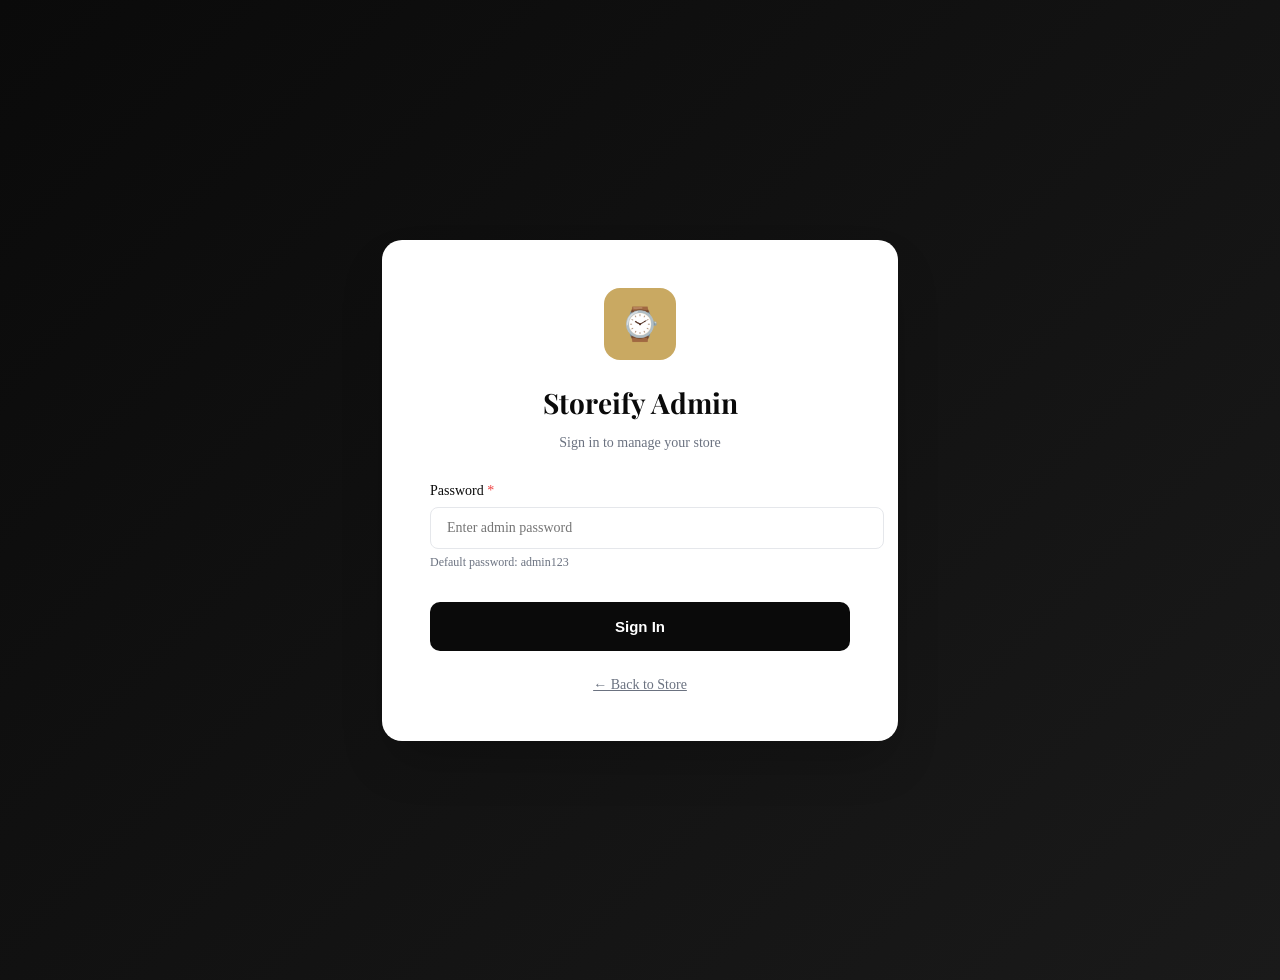
<file: admin/index.html>
<!DOCTYPE html>
<html lang="en">
<head>
    <meta charset="UTF-8">
    <meta name="viewport" content="width=device-width, initial-scale=1.0">
    <title>Admin Login - Storeify Watches</title>
    <meta name="description" content="Admin panel login for Storeify Watches.">
    
    <!-- Fonts -->
    <link rel="preconnect" href="https://fonts.googleapis.com">
    <link rel="preconnect" href="https://fonts.gstatic.com" crossorigin>
    <link href="https://fonts.googleapis.com/css2?family=Inter:wght@300;400;500;600;700&family=Playfair+Display:wght@400;500;600;700&display=swap" rel="stylesheet">
    
    <!-- Styles -->
    <link rel="stylesheet" href="css/admin.css">
    
    <style>
        :root {
            --gold: #d4af37;
            --accent: #e94560;
        }
    </style>
</head>
<body class="admin-login-body">
    <div class="admin-login-card">
        <div class="admin-login-logo">
            <div class="admin-login-logo-icon">⌚</div>
            <h1>Storeify Admin</h1>
            <p>Sign in to manage your store</p>
        </div>
        
        <form class="admin-login-form" id="login-form">
            <div class="admin-form-group">
                <label class="admin-form-label">Password <span>*</span></label>
                <input type="password" 
                       class="admin-form-input" 
                       id="password" 
                       placeholder="Enter admin password"
                       required
                       autocomplete="current-password">
                <p class="admin-form-hint">Default password: admin123</p>
            </div>
            
            <button type="submit" class="admin-login-btn">
                Sign In
            </button>
        </form>
        
        <div style="text-align: center; margin-top: 1.5rem;">
            <a href="../index.html" style="color: #6b7280; font-size: 0.875rem;">← Back to Store</a>
        </div>
    </div>

    <!-- Scripts -->
    <script src="../config/config.js"></script>
    <script>
        // Check if already logged in
        function checkAuth() {
            const session = localStorage.getItem('adminSession');
            if (session) {
                const sessionData = JSON.parse(session);
                if (sessionData.expires > Date.now()) {
                    window.location.href = 'dashboard.html';
                } else {
                    localStorage.removeItem('adminSession');
                }
            }
        }

        // Handle login
        document.getElementById('login-form').addEventListener('submit', (e) => {
            e.preventDefault();
            
            const password = document.getElementById('password').value;
            
            if (password === CONFIG.admin.password) {
                // Create session
                const session = {
                    loggedIn: true,
                    expires: Date.now() + CONFIG.admin.sessionDuration
                };
                localStorage.setItem('adminSession', JSON.stringify(session));
                
                // Redirect to dashboard
                window.location.href = 'dashboard.html';
            } else {
                alert('Invalid password. Please try again.');
                document.getElementById('password').value = '';
                document.getElementById('password').focus();
            }
        });

        // Check auth on load
        checkAuth();
    </script>
</body>
</html>
</file>
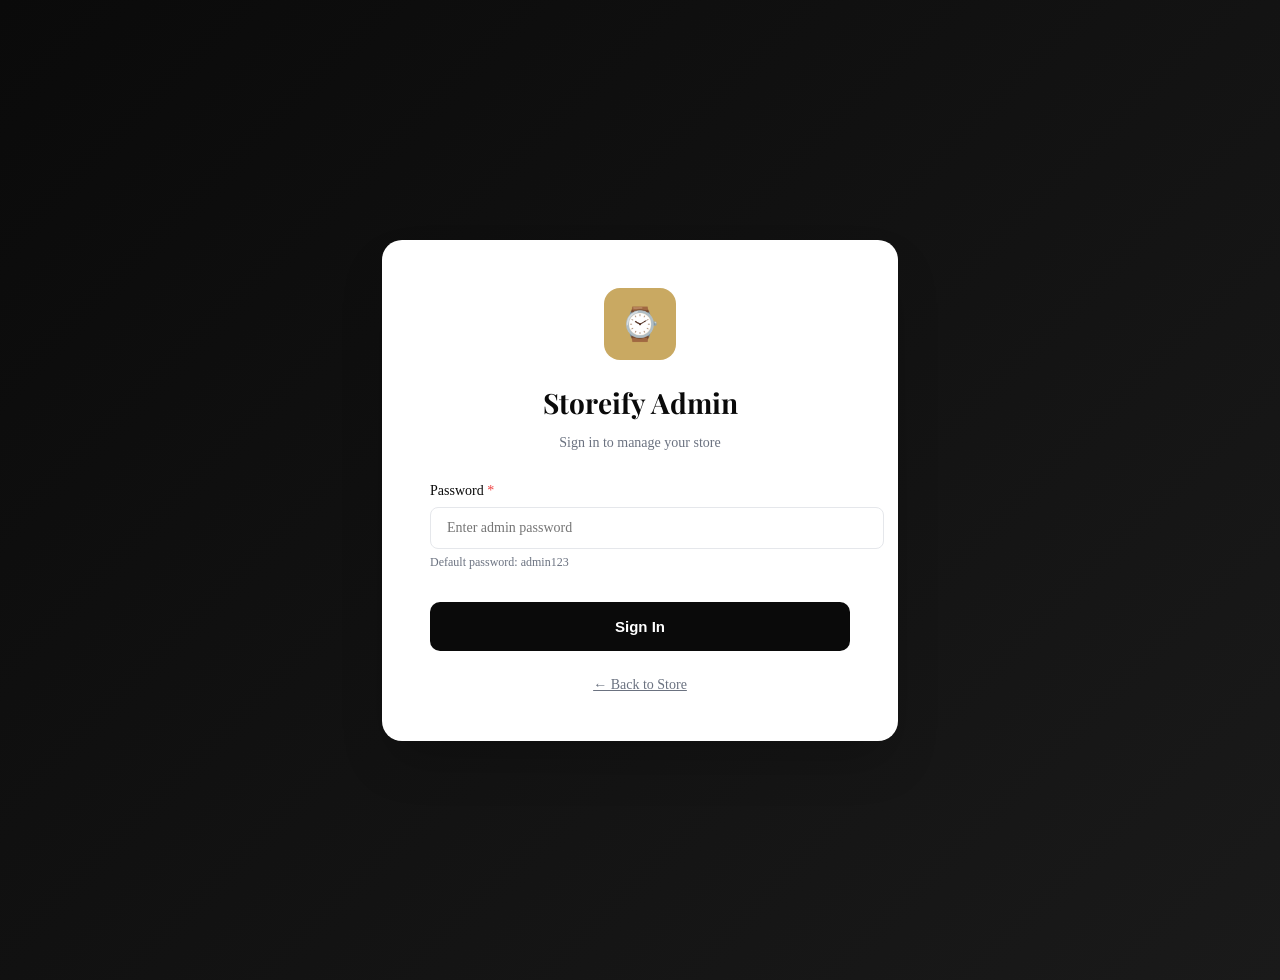
<file: admin/dashboard.html>
<!DOCTYPE html>
<html lang="en">
<head>
    <meta charset="UTF-8">
    <meta name="viewport" content="width=device-width, initial-scale=1.0">
    <title>Admin Dashboard - Storeify Watches</title>
    <meta name="description" content="Admin dashboard for managing Storeify Watches products.">
    
    <!-- Fonts -->
    <link rel="preconnect" href="https://fonts.googleapis.com">
    <link rel="preconnect" href="https://fonts.gstatic.com" crossorigin>
    <link href="https://fonts.googleapis.com/css2?family=Inter:wght@300;400;500;600;700&family=Playfair+Display:wght@400;500;600;700&display=swap" rel="stylesheet">
    
    <!-- Styles -->
    <link rel="stylesheet" href="css/admin.css">
    
    <style>
        :root {
            --gold: #c9a962;
            --accent: #c9a962;
        }
    </style>
</head>
<body class="admin-body">
    <div class="admin-container">
        <!-- Sidebar -->
        <aside class="admin-sidebar" id="sidebar">
            <div class="admin-sidebar-header">
                <div class="admin-sidebar-logo">⌚</div>
                <div>
                    <div class="admin-sidebar-title">Storeify</div>
                    <div class="admin-sidebar-subtitle">Admin Panel</div>
                </div>
            </div>
            
            <nav class="admin-nav">
                <div class="admin-nav-section">Main</div>
                <a href="dashboard.html" class="admin-nav-item active">
                    <span class="admin-nav-icon">📊</span>
                    <span>Dashboard</span>
                </a>
                <a href="#products" class="admin-nav-item" onclick="showSection('products')">
                    <span class="admin-nav-icon">📦</span>
                    <span>Products</span>
                </a>
                
                <div class="admin-nav-section">Management</div>
                <a href="../index.html" target="_blank" class="admin-nav-item">
                    <span class="admin-nav-icon">🌐</span>
                    <span>View Store</span>
                </a>
                <a href="#" class="admin-nav-item" onclick="logout()">
                    <span class="admin-nav-icon">🚪</span>
                    <span>Logout</span>
                </a>
            </nav>
        </aside>

        <!-- Main Content -->
        <main class="admin-main">
            <!-- Header -->
            <header class="admin-header">
                <div class="admin-header-left">
                    <button class="admin-menu-toggle" onclick="toggleSidebar()">☰</button>
                    <h1 class="admin-header-title">Dashboard</h1>
                </div>
                <div class="admin-header-right">
                    <div class="admin-user">
                        <div class="admin-user-avatar">A</div>
                        <div class="admin-user-info">
                            <div class="admin-user-name">Admin</div>
                            <div class="admin-user-role">Store Manager</div>
                        </div>
                    </div>
                    <button class="admin-logout-btn" onclick="logout()">Logout</button>
                </div>
            </header>

            <!-- Content -->
            <div class="admin-content">
                <!-- Stats Section -->
                <div class="admin-stats-grid">
                    <div class="admin-stat-card">
                        <div class="admin-stat-icon primary">📦</div>
                        <div class="admin-stat-info">
                            <h3 id="total-products">0</h3>
                            <p>Total Products</p>
                        </div>
                    </div>
                    <div class="admin-stat-card">
                        <div class="admin-stat-icon success">✓</div>
                        <div class="admin-stat-info">
                            <h3 id="in-stock">0</h3>
                            <p>In Stock</p>
                        </div>
                    </div>
                    <div class="admin-stat-card">
                        <div class="admin-stat-icon warning">⚠</div>
                        <div class="admin-stat-info">
                            <h3 id="low-stock">0</h3>
                            <p>Low Stock</p>
                        </div>
                    </div>
                    <div class="admin-stat-card">
                        <div class="admin-stat-icon danger">🔥</div>
                        <div class="admin-stat-info">
                            <h3 id="featured-count">0</h3>
                            <p>Featured</p>
                        </div>
                    </div>
                </div>

                <!-- Products Section -->
                <div class="admin-card" id="products-section">
                    <div class="admin-card-header">
                        <h2 class="admin-card-title">Products</h2>
                        <button class="btn btn-primary" onclick="openAddModal()">
                            <span>+</span> Add Product
                        </button>
                    </div>
                    <div class="admin-card-body">
                        <!-- Search & Filter -->
                        <div class="admin-search-filter">
                            <div class="admin-search-input">
                                <input type="text" id="product-search" placeholder="Search products...">
                            </div>
                            <select class="admin-form-select" id="category-filter" style="width: 150px;">
                                <option value="">All Categories</option>
                                <option value="watches">Watches</option>
                                <option value="perfumes">Perfumes</option>
                                <option value="sunglasses">Sunglasses</option>
                                <option value="couple-accessories">Couple Accessories</option>
                                <option value="lifestyle">Lifestyle</option>
                            </select>
                        </div>
                        
                        <!-- Products Table -->
                        <div class="admin-table-container">
                            <table class="admin-table">
                                <thead>
                                    <tr>
                                        <th>Product</th>
                                        <th>Category</th>
                                        <th>Price</th>
                                        <th>Stock</th>
                                        <th>Status</th>
                                        <th>Actions</th>
                                    </tr>
                                </thead>
                                <tbody id="products-table-body">
                                    <!-- Products will be loaded here -->
                                </tbody>
                            </table>
                        </div>
                        
                        <!-- Empty State -->
                        <div class="admin-empty-state" id="empty-state" style="display: none;">
                            <div class="admin-empty-state-icon">📦</div>
                            <h3>No Products Found</h3>
                            <p>Start by adding your first product to the store.</p>
                            <button class="btn btn-primary mt-3" onclick="openAddModal()">Add Product</button>
                        </div>
                    </div>
                </div>
            </div>
        </main>
    </div>

    <!-- Add/Edit Product Modal -->
    <div class="admin-modal-overlay" id="product-modal">
        <div class="admin-modal" style="max-width: 900px;">
            <div class="admin-modal-header">
                <h3 class="admin-modal-title" id="modal-title">Add Product</h3>
                <button class="admin-modal-close" onclick="closeModal()">×</button>
            </div>
            <div class="admin-modal-body">
                <form id="product-form">
                    <input type="hidden" id="product-id">
                    
                    <div class="admin-form-row">
                        <div class="admin-form-group">
                            <label class="admin-form-label">Product Name <span>*</span></label>
                            <input type="text" class="admin-form-input" id="product-name" required placeholder="Enter product name">
                        </div>
                        <div class="admin-form-group">
                            <label class="admin-form-label">Category <span>*</span></label>
                            <select class="admin-form-select" id="product-category" required>
                                <option value="">Select Category</option>
                                <option value="watches">Watches</option>
                                <option value="perfumes">Perfumes</option>
                                <option value="sunglasses">Sunglasses</option>
                                <option value="couple-accessories">Couple Accessories</option>
                                <option value="lifestyle">Lifestyle</option>
                            </select>
                        </div>
                    </div>
                    
                    <div class="admin-form-row">
                        <div class="admin-form-group">
                            <label class="admin-form-label">Main Price (₹) <span>*</span></label>
                            <input type="number" class="admin-form-input" id="product-price" min="0" step="0.01" required placeholder="2999">
                        </div>
                        <div class="admin-form-group">
                            <label class="admin-form-label">Discount Price (₹)</label>
                            <input type="number" class="admin-form-input" id="product-discount" min="0" step="0.01" placeholder="Leave empty for no discount">
                            <p class="admin-form-hint">Leave empty for no discount</p>
                        </div>
                        <div class="admin-form-group">
                            <label class="admin-form-label">Stock Quantity <span>*</span></label>
                            <input type="number" class="admin-form-input" id="product-stock" min="0" required placeholder="50">
                        </div>
                    </div>
                    
                    <div class="admin-form-group">
                        <label class="admin-form-label">Product Image</label>
                        <div class="admin-image-upload" id="image-upload-area" onclick="document.getElementById('product-image-file').click()">
                            <img src="" alt="" class="admin-image-preview" id="image-preview" style="display: none;">
                            <div class="admin-image-upload-text" id="upload-text">
                                <span style="font-size: 2rem; display: block; margin-bottom: 0.5rem;">📷</span>
                                <span>Click to upload</span> or drag and drop<br>
                                <small>PNG, JPG up to 5MB</small>
                            </div>
                            <div class="admin-image-upload-progress" id="upload-progress" style="display: none;">
                                <div style="width: 100%; height: 4px; background: #e5e7eb; border-radius: 2px; margin-top: 1rem;">
                                    <div style="width: 0%; height: 100%; background: var(--gold); border-radius: 2px; transition: width 0.3s;" id="progress-bar"></div>
                                </div>
                                <p style="margin-top: 0.5rem; font-size: 0.875rem; color: var(--text-muted);">Uploading...</p>
                            </div>
                        </div>
                        <input type="file" id="product-image-file" accept="image/*" style="display: none;" onchange="handleImageSelect(event)">
                        <input type="hidden" id="product-image-url">
                        <p class="admin-form-hint" id="image-hint" style="display: none;">Click on image to change</p>
                    </div>
                    
                    <div class="admin-form-group">
                        <label class="admin-form-label">Description</label>
                        <textarea class="admin-form-textarea" id="product-description" placeholder="Enter product description..."></textarea>
                    </div>
                    
                    <div class="admin-form-group">
                        <label class="admin-form-label">Color Options</label>
                        <div id="color-options-container">
                            <!-- Color inputs will be added here -->
                        </div>
                        <button type="button" class="admin-add-color-btn" onclick="addColorInput()">
                            <span>+</span> Add Color
                        </button>
                    </div>
                    
                    <div class="admin-form-row">
                        <div class="admin-form-group">
                            <label class="admin-checkbox">
                                <input type="checkbox" id="product-featured">
                                <span>Featured Product</span>
                            </label>
                        </div>
                        <div class="admin-form-group">
                            <label class="admin-form-label">Tags (comma separated)</label>
                            <input type="text" class="admin-form-input" id="product-tags" placeholder="e.g. premium, luxury, new">
                        </div>
                    </div>
                </form>
            </div>
            <div class="admin-modal-footer">
                <button class="btn btn-outline" onclick="closeModal()">Cancel</button>
                <button class="btn btn-primary" onclick="saveProduct()" id="save-btn">Save Product</button>
            </div>
        </div>
    </div>

    <!-- Delete Confirmation Modal -->
    <div class="admin-modal-overlay" id="delete-modal">
        <div class="admin-modal" style="max-width: 400px;">
            <div class="admin-modal-header">
                <h3 class="admin-modal-title">Confirm Delete</h3>
                <button class="admin-modal-close" onclick="closeDeleteModal()">×</button>
            </div>
            <div class="admin-modal-body">
                <p>Are you sure you want to delete this product? This action cannot be undone.</p>
                <input type="hidden" id="delete-product-id">
            </div>
            <div class="admin-modal-footer">
                <button class="btn btn-outline" onclick="closeDeleteModal()">Cancel</button>
                <button class="btn btn-accent" onclick="confirmDelete()">Delete</button>
            </div>
        </div>
    </div>

    <!-- Toast Container -->
    <div class="toast-container" id="toast-container"></div>

    <!-- Scripts -->
    <script src="../config/config.js"></script>
    <script src="../js/supabase.js"></script>
    <script>
        let allProducts = [];
        let filteredProducts = [];
        let editingProductId = null;
        let selectedImageFile = null;

        // Check authentication
        function checkAuth() {
            const session = localStorage.getItem('adminSession');
            if (!session) {
                window.location.href = 'index.html';
                return false;
            }
            
            const sessionData = JSON.parse(session);
            if (sessionData.expires <= Date.now()) {
                localStorage.removeItem('adminSession');
                window.location.href = 'index.html';
                return false;
            }
            
            return true;
        }

        // Logout
        function logout() {
            localStorage.removeItem('adminSession');
            window.location.href = 'index.html';
        }

        // Toggle sidebar
        function toggleSidebar() {
            document.getElementById('sidebar').classList.toggle('active');
        }

        // Load dashboard stats
        async function loadStats() {
            try {
                const products = await supabaseDB.getAllProducts({ limit: 1000 });
                
                document.getElementById('total-products').textContent = products.length;
                document.getElementById('in-stock').textContent = products.filter(p => p.stock_quantity > 10).length;
                document.getElementById('low-stock').textContent = products.filter(p => p.stock_quantity > 0 && p.stock_quantity <= 10).length;
                document.getElementById('featured-count').textContent = products.filter(p => p.featured).length;
            } catch (error) {
                console.error('Error loading stats:', error);
            }
        }

        // Load products
        async function loadProducts() {
            const tbody = document.getElementById('products-table-body');
            tbody.innerHTML = '<tr><td colspan="6" class="admin-loading"><div class="admin-spinner"></div></td></tr>';
            
            try {
                const products = await supabaseDB.getAllProducts({ limit: 1000 });
                allProducts = products;
                filteredProducts = products;
                
                renderProducts();
            } catch (error) {
                console.error('Error loading products:', error);
                tbody.innerHTML = '<tr><td colspan="6" class="text-center">Error loading products</td></tr>';
            }
        }

        // Render products table
        function renderProducts() {
            const tbody = document.getElementById('products-table-body');
            const emptyState = document.getElementById('empty-state');
            
            if (filteredProducts.length === 0) {
                tbody.innerHTML = '';
                emptyState.style.display = 'block';
                return;
            }
            
            emptyState.style.display = 'none';
            
            tbody.innerHTML = filteredProducts.map(product => {
                const finalPrice = product.discount_price || product.main_price;
                const hasDiscount = product.discount_price && product.discount_price < product.main_price;
                
                let stockBadge = '';
                if (product.stock_quantity <= 0) {
                    stockBadge = '<span class="admin-badge danger">Out of Stock</span>';
                } else if (product.stock_quantity < 10) {
                    stockBadge = `<span class="admin-badge warning">${product.stock_quantity} left</span>`;
                } else {
                    stockBadge = '<span class="admin-badge success">In Stock</span>';
                }
                
                return `
                    <tr>
                        <td>
                            <div style="display: flex; align-items: center; gap: 1rem;">
                                <img src="${product.product_image_url || '../assets/images/placeholder.svg'}" 
                                     alt="${product.product_name}" 
                                     class="admin-product-img"
                                     onerror="this.src='../assets/images/placeholder.svg'">
                                <div>
                                    <div class="admin-product-name">${product.product_name}</div>
                                    ${product.featured ? '<span class="admin-badge" style="background: #fef3c7; color: #d97706; margin-top: 0.25rem;">Featured</span>' : ''}
                                </div>
                            </div>
                        </td>
                        <td><span class="admin-product-category">${product.category}</span></td>
                        <td>
                            <div>₹${parseFloat(finalPrice).toLocaleString('en-IN')}</div>
                            ${hasDiscount ? `<small style="text-decoration: line-through; color: #9ca3af;">₹${parseFloat(product.main_price).toLocaleString('en-IN')}</small>` : ''}
                        </td>
                        <td>${product.stock_quantity}</td>
                        <td>${stockBadge}</td>
                        <td>
                            <div class="admin-actions">
                                <a href="../pages/product.html?id=${product.id}" target="_blank" class="admin-btn admin-btn-view" title="View">👁</a>
                                <button class="admin-btn admin-btn-edit" onclick="openEditModal(${product.id})" title="Edit">✎</button>
                                <button class="admin-btn admin-btn-delete" onclick="openDeleteModal(${product.id})" title="Delete">🗑</button>
                            </div>
                        </td>
                    </tr>
                `;
            }).join('');
        }

        // Filter products
        function filterProducts() {
            const searchTerm = document.getElementById('product-search').value.toLowerCase();
            const categoryFilter = document.getElementById('category-filter').value;
            
            filteredProducts = allProducts.filter(product => {
                const matchesSearch = !searchTerm || 
                    product.product_name.toLowerCase().includes(searchTerm) ||
                    product.short_description?.toLowerCase().includes(searchTerm);
                
                const matchesCategory = !categoryFilter || product.category === categoryFilter;
                
                return matchesSearch && matchesCategory;
            });
            
            renderProducts();
        }

        // Modal functions
        function openAddModal() {
            editingProductId = null;
            selectedImageFile = null;
            document.getElementById('modal-title').textContent = 'Add Product';
            document.getElementById('product-form').reset();
            document.getElementById('product-id').value = '';
            document.getElementById('product-image-url').value = '';
            resetImageUpload();
            document.getElementById('color-options-container').innerHTML = '';
            document.getElementById('product-modal').classList.add('active');
        }

        async function openEditModal(productId) {
            editingProductId = productId;
            selectedImageFile = null;
            const product = allProducts.find(p => p.id === productId);
            
            if (!product) {
                showToast('Product not found', 'error');
                return;
            }
            
            document.getElementById('modal-title').textContent = 'Edit Product';
            document.getElementById('product-id').value = product.id;
            document.getElementById('product-name').value = product.product_name;
            document.getElementById('product-category').value = product.category;
            document.getElementById('product-price').value = product.main_price;
            document.getElementById('product-discount').value = product.discount_price || '';
            document.getElementById('product-stock').value = product.stock_quantity;
            document.getElementById('product-description').value = product.short_description || '';
            document.getElementById('product-featured').checked = product.featured;
            document.getElementById('product-tags').value = product.product_tags?.join(', ') || '';
            
            // Image
            if (product.product_image_url) {
                document.getElementById('product-image-url').value = product.product_image_url;
                showImagePreview(product.product_image_url);
            } else {
                document.getElementById('product-image-url').value = '';
                resetImageUpload();
            }
            
            // Colors
            const colorContainer = document.getElementById('color-options-container');
            colorContainer.innerHTML = '';
            if (product.colour_options && product.colour_options.length > 0) {
                product.colour_options.forEach(color => addColorInput(color));
            }
            
            document.getElementById('product-modal').classList.add('active');
        }

        function closeModal() {
            document.getElementById('product-modal').classList.remove('active');
            selectedImageFile = null;
        }

        function openDeleteModal(productId) {
            document.getElementById('delete-product-id').value = productId;
            document.getElementById('delete-modal').classList.add('active');
        }

        function closeDeleteModal() {
            document.getElementById('delete-modal').classList.remove('active');
        }

        // Image upload functions
        function resetImageUpload() {
            document.getElementById('image-preview').style.display = 'none';
            document.getElementById('image-preview').src = '';
            document.getElementById('upload-text').style.display = 'block';
            document.getElementById('upload-progress').style.display = 'none';
            document.getElementById('image-hint').style.display = 'none';
            document.getElementById('image-upload-area').classList.remove('has-image');
            selectedImageFile = null;
        }

        function showImagePreview(url) {
            document.getElementById('image-preview').src = url;
            document.getElementById('image-preview').style.display = 'block';
            document.getElementById('upload-text').style.display = 'none';
            document.getElementById('upload-progress').style.display = 'none';
            document.getElementById('image-hint').style.display = 'block';
            document.getElementById('image-upload-area').classList.add('has-image');
        }

        function handleImageSelect(event) {
            const file = event.target.files[0];
            if (!file) return;
            
            if (file.size > 5 * 1024 * 1024) {
                showToast('Image size should be less than 5MB', 'error');
                return;
            }
            
            selectedImageFile = file;
            
            // Show preview
            const reader = new FileReader();
            reader.onload = (e) => {
                document.getElementById('image-preview').src = e.target.result;
                document.getElementById('image-preview').style.display = 'block';
                document.getElementById('upload-text').style.display = 'none';
                document.getElementById('image-hint').style.display = 'block';
                document.getElementById('image-upload-area').classList.add('has-image');
            };
            reader.readAsDataURL(file);
        }

        async function uploadSelectedImage() {
            if (!selectedImageFile) {
                return document.getElementById('product-image-url').value || null;
            }
            
            const progressBar = document.getElementById('progress-bar');
            const progressContainer = document.getElementById('upload-progress');
            
            progressContainer.style.display = 'block';
            progressBar.style.width = '30%';
            
            try {
                progressBar.style.width = '60%';
                const imageUrl = await supabaseDB.uploadImage(selectedImageFile, 'product-images');
                progressBar.style.width = '100%';
                
                setTimeout(() => {
                    progressContainer.style.display = 'none';
                }, 500);
                
                return imageUrl;
            } catch (error) {
                progressContainer.style.display = 'none';
                console.error('Upload error:', error);
                throw new Error('Failed to upload image. Please try again.');
            }
        }

        // Drag and drop support
        const imageUploadArea = document.getElementById('image-upload-area');
        
        imageUploadArea.addEventListener('dragover', (e) => {
            e.preventDefault();
            imageUploadArea.style.borderColor = 'var(--gold)';
            imageUploadArea.style.background = 'rgba(201, 169, 98, 0.05)';
        });
        
        imageUploadArea.addEventListener('dragleave', () => {
            imageUploadArea.style.borderColor = '';
            imageUploadArea.style.background = '';
        });
        
        imageUploadArea.addEventListener('drop', (e) => {
            e.preventDefault();
            imageUploadArea.style.borderColor = '';
            imageUploadArea.style.background = '';
            
            const file = e.dataTransfer.files[0];
            if (file && file.type.startsWith('image/')) {
                if (file.size > 5 * 1024 * 1024) {
                    showToast('Image size should be less than 5MB', 'error');
                    return;
                }
                
                selectedImageFile = file;
                
                const reader = new FileReader();
                reader.onload = (e) => {
                    document.getElementById('image-preview').src = e.target.result;
                    document.getElementById('image-preview').style.display = 'block';
                    document.getElementById('upload-text').style.display = 'none';
                    document.getElementById('image-hint').style.display = 'block';
                    imageUploadArea.classList.add('has-image');
                };
                reader.readAsDataURL(file);
            }
        });

        // Color inputs
        function addColorInput(color = '#000000') {
            const container = document.getElementById('color-options-container');
            const div = document.createElement('div');
            div.className = 'admin-color-input';
            div.innerHTML = `
                <input type="color" value="${color}" onchange="this.nextElementSibling.value = this.value">
                <input type="text" class="admin-form-input" value="${color}" placeholder="Color hex code" readonly>
                <button type="button" class="admin-color-remove" onclick="this.parentElement.remove()">×</button>
            `;
            container.appendChild(div);
        }

        // Save product
        async function saveProduct() {
            const form = document.getElementById('product-form');
            const saveBtn = document.getElementById('save-btn');
            
            if (!form.checkValidity()) {
                form.reportValidity();
                return;
            }
            
            saveBtn.disabled = true;
            saveBtn.textContent = 'Saving...';
            
            try {
                // Upload image if selected
                let imageUrl = document.getElementById('product-image-url').value;
                if (selectedImageFile) {
                    imageUrl = await uploadSelectedImage();
                }
                
                const productData = {
                    product_name: document.getElementById('product-name').value,
                    category: document.getElementById('product-category').value,
                    main_price: parseFloat(document.getElementById('product-price').value),
                    discount_price: document.getElementById('product-discount').value ? parseFloat(document.getElementById('product-discount').value) : null,
                    stock_quantity: parseInt(document.getElementById('product-stock').value),
                    short_description: document.getElementById('product-description').value,
                    featured: document.getElementById('product-featured').checked,
                    product_image_url: imageUrl,
                    colour_options: Array.from(document.querySelectorAll('#color-options-container input[type="color"]')).map(input => input.value),
                    product_tags: document.getElementById('product-tags').value.split(',').map(t => t.trim()).filter(t => t)
                };
                
                if (editingProductId) {
                    await supabaseDB.updateProduct(editingProductId, productData);
                    showToast('Product updated successfully', 'success');
                } else {
                    await supabaseDB.addProduct(productData);
                    showToast('Product added successfully', 'success');
                }
                
                closeModal();
                loadProducts();
                loadStats();
            } catch (error) {
                console.error('Error saving product:', error);
                showToast(error.message || 'Error saving product. Please try again.', 'error');
            } finally {
                saveBtn.disabled = false;
                saveBtn.textContent = 'Save Product';
            }
        }

        // Delete product
        async function confirmDelete() {
            const productId = document.getElementById('delete-product-id').value;
            
            try {
                await supabaseDB.deleteProduct(productId);
                showToast('Product deleted successfully', 'success');
                closeDeleteModal();
                loadProducts();
                loadStats();
            } catch (error) {
                console.error('Error deleting product:', error);
                showToast('Error deleting product. Please try again.', 'error');
            }
        }

        // Toast notifications
        function showToast(message, type = 'info') {
            const container = document.getElementById('toast-container');
            const toast = document.createElement('div');
            toast.className = `toast ${type}`;
            
            const icons = {
                success: '✓',
                error: '✕',
                info: 'ℹ',
                warning: '⚠'
            };
            
            toast.innerHTML = `
                <span style="font-size: 1.25rem; font-weight: bold;">${icons[type] || icons.info}</span>
                <span>${message}</span>
            `;
            
            container.appendChild(toast);
            
            setTimeout(() => {
                toast.classList.add('hide');
                setTimeout(() => toast.remove(), 300);
            }, 3000);
        }

        // Initialize
        document.addEventListener('DOMContentLoaded', () => {
            if (!checkAuth()) return;
            
            loadStats();
            loadProducts();
            
            // Search and filter
            document.getElementById('product-search').addEventListener('input', filterProducts);
            document.getElementById('category-filter').addEventListener('change', filterProducts);
        });
    </script>
</body>
</html>
</file>
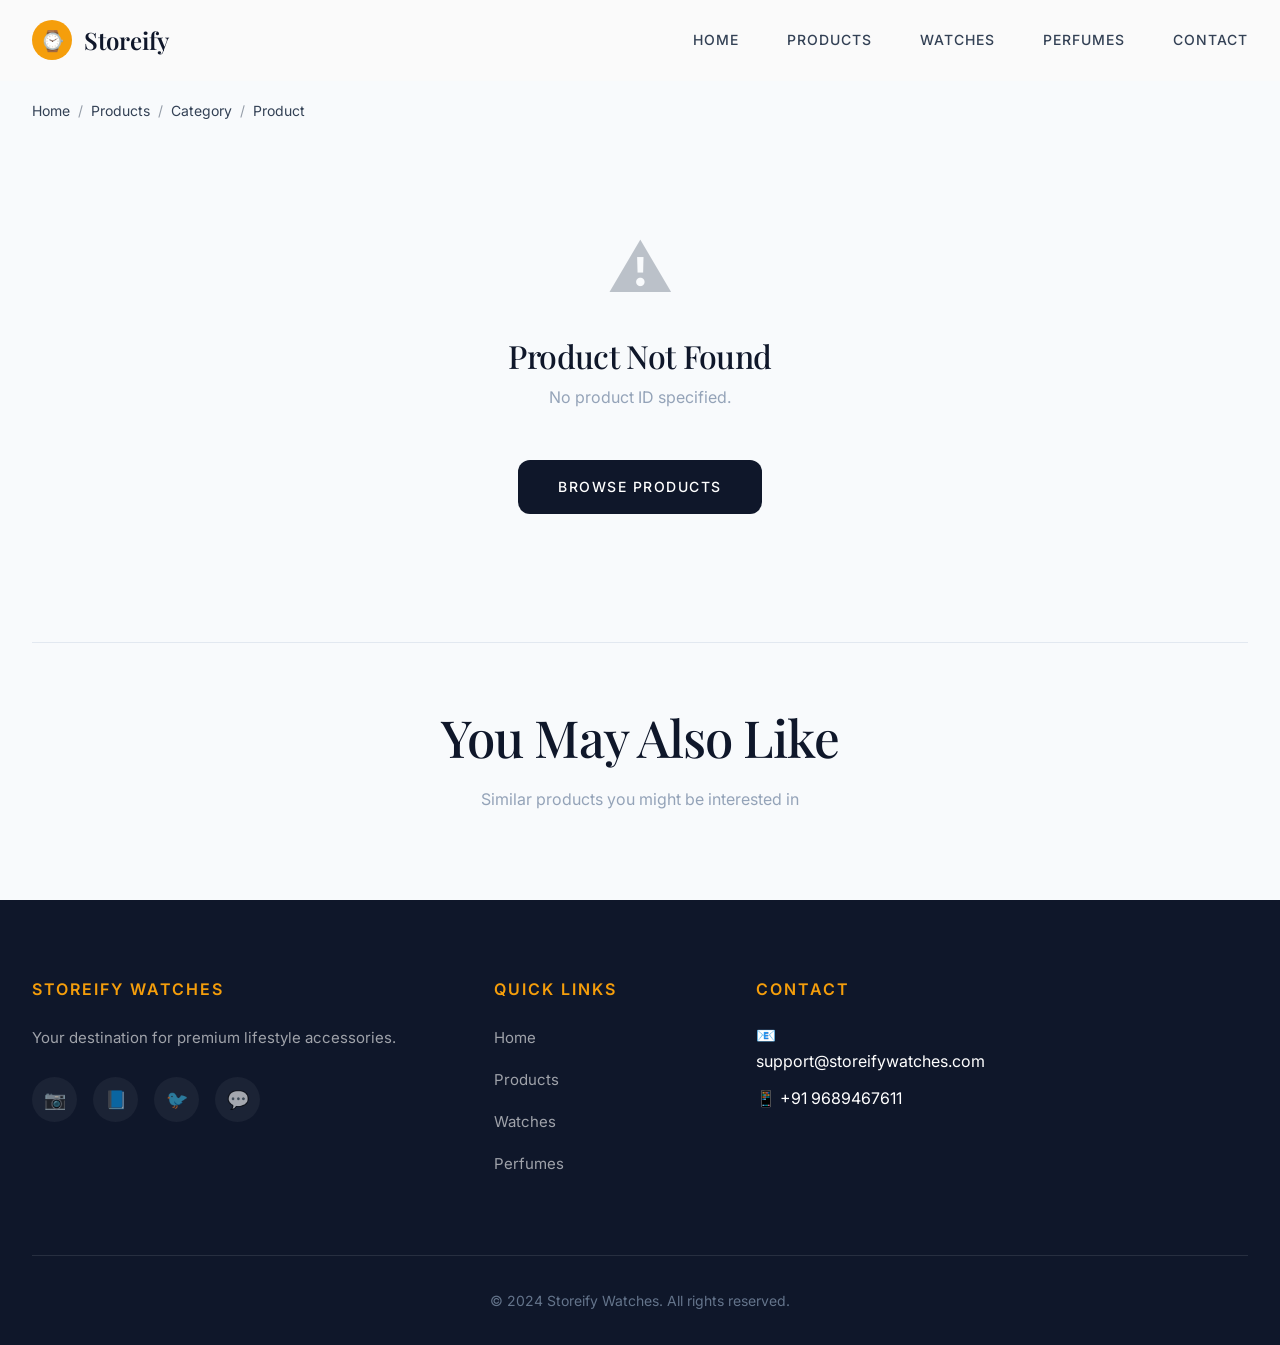
<file: pages/product.html>
<!DOCTYPE html>
<html lang="en">
<head>
    <meta charset="UTF-8">
    <meta name="viewport" content="width=device-width, initial-scale=1.0">
    <title>Product Details - Storeify Watches</title>
    <meta name="description" content="View product details and order through WhatsApp.">
    
    <!-- Fonts -->
    <link rel="preconnect" href="https://fonts.googleapis.com">
    <link rel="preconnect" href="https://fonts.gstatic.com" crossorigin>
    <link href="https://fonts.googleapis.com/css2?family=Inter:wght@300;400;500;600;700&family=Playfair+Display:wght@400;500;600;700&display=swap" rel="stylesheet">
    
    <!-- Styles -->
    <link rel="stylesheet" href="../css/styles.css">
    
    <!-- Favicon -->
    <link rel="icon" type="image/svg+xml" href="data:image/svg+xml,<svg xmlns='http://www.w3.org/2000/svg' viewBox='0 0 100 100'><text y='.9em' font-size='90'>⌚</text></svg>">
    
    <style>
        .breadcrumb {
            display: flex;
            align-items: center;
            gap: 0.5rem;
            margin-bottom: 2rem;
            color: var(--light-text);
            font-size: 0.875rem;
        }
        
        .breadcrumb a:hover {
            color: var(--accent);
        }
        
        .breadcrumb-separator {
            opacity: 0.5;
        }
        
        .related-products {
            margin-top: 4rem;
            padding-top: 4rem;
            border-top: 1px solid var(--border);
        }
    </style>
</head>
<body>
    <!-- Navigation -->
    <nav class="navbar">
        <div class="container">
            <a href="../index.html" class="logo">
                <div class="logo-icon">⌚</div>
                <span>Storeify</span>
            </a>
            
            <ul class="nav-links">
                <li><a href="../index.html">Home</a></li>
                <li><a href="products.html">Products</a></li>
                <li><a href="products.html?category=watches">Watches</a></li>
                <li><a href="products.html?category=perfumes">Perfumes</a></li>
                <li><a href="../index.html#footer">Contact</a></li>
            </ul>
            
            <button class="mobile-menu-btn" aria-label="Toggle menu">
                <span></span>
                <span></span>
                <span></span>
            </button>
        </div>
    </nav>

    <!-- Product Detail Section -->
    <section class="product-detail">
        <div class="container">
            <!-- Breadcrumb -->
            <nav class="breadcrumb">
                <a href="../index.html">Home</a>
                <span class="breadcrumb-separator">/</span>
                <a href="products.html">Products</a>
                <span class="breadcrumb-separator">/</span>
                <span id="breadcrumb-category">Category</span>
                <span class="breadcrumb-separator">/</span>
                <span id="breadcrumb-product">Product</span>
            </nav>
            
            <!-- Product Detail Grid -->
            <div class="product-detail-grid" id="product-detail">
                <!-- Product details will be loaded dynamically -->
            </div>
            
            <!-- Related Products -->
            <div class="related-products">
                <div class="section-header">
                    <h2>You May Also Like</h2>
                    <p>Similar products you might be interested in</p>
                </div>
                <div class="products-grid" id="related-products">
                    <!-- Related products will be loaded dynamically -->
                </div>
            </div>
        </div>
    </section>

    <!-- Footer -->
    <footer class="footer">
        <div class="container">
            <div class="footer-grid">
                <div class="footer-section">
                    <h3>Storeify Watches</h3>
                    <p>Your destination for premium lifestyle accessories.</p>
                    <div class="social-links">
                        <a href="https://instagram.com" target="_blank">📷</a>
                        <a href="https://facebook.com" target="_blank">📘</a>
                        <a href="https://twitter.com" target="_blank">🐦</a>
                        <a href="https://wa.me/919689467611" target="_blank">💬</a>
                    </div>
                </div>
                <div class="footer-section">
                    <h3>Quick Links</h3>
                    <ul>
                        <li><a href="../index.html">Home</a></li>
                        <li><a href="products.html">Products</a></li>
                        <li><a href="products.html?category=watches">Watches</a></li>
                        <li><a href="products.html?category=perfumes">Perfumes</a></li>
                    </ul>
                </div>
                <div class="footer-section">
                    <h3>Contact</h3>
                    <ul>
                        <li>📧 support@storeifywatches.com</li>
                        <li>📱 +91 9689467611</li>
                    </ul>
                </div>
            </div>
            <div class="footer-bottom">
                <p>&copy; 2024 Storeify Watches. All rights reserved.</p>
            </div>
        </div>
    </footer>

    <!-- Scripts -->
    <script src="../config/config.js"></script>
    <script src="../js/supabase.js"></script>
    <script src="../js/main.js"></script>
    <script>
        let currentProduct = null;
        let selectedColor = null;

        // Get product ID from URL
        function getProductId() {
            const params = new URLSearchParams(window.location.search);
            return params.get('id');
        }

        // Load product details
        async function loadProductDetails() {
            const productId = getProductId();
            const container = document.getElementById('product-detail');
            
            if (!productId) {
                container.innerHTML = `
                    <div class="empty-state" style="grid-column: 1/-1;">
                        <div class="empty-state-icon">⚠️</div>
                        <h3>Product Not Found</h3>
                        <p>No product ID specified.</p>
                        <a href="products.html" class="btn btn-primary mt-3">Browse Products</a>
                    </div>
                `;
                return;
            }
            
            showLoading(container, 'Loading product details...');
            
            try {
                const product = await supabaseDB.getProductById(productId);
                
                if (!product) {
                    container.innerHTML = `
                        <div class="empty-state" style="grid-column: 1/-1;">
                            <div class="empty-state-icon">📦</div>
                            <h3>Product Not Found</h3>
                            <p>The product you're looking for doesn't exist or has been removed.</p>
                            <a href="products.html" class="btn btn-primary mt-3">Browse Products</a>
                        </div>
                    `;
                    return;
                }
                
                currentProduct = product;
                selectedColor = product.colour_options && product.colour_options.length > 0 
                    ? product.colour_options[0] 
                    : null;
                
                renderProductDetails(product);
                updateBreadcrumb(product);
                loadRelatedProducts(product);
                
            } catch (error) {
                console.error('Error loading product:', error);
                showError(container, 'Failed to load product details. Please try again.');
            }
        }

        // Render product details
        function renderProductDetails(product) {
            const container = document.getElementById('product-detail');
            const discount = calculateDiscount(product.main_price, product.discount_price);
            const finalPrice = product.discount_price || product.main_price;
            const hasColors = product.colour_options && product.colour_options.length > 0;
            
            // Determine stock status
            let stockStatus = '';
            let stockClass = '';
            if (product.stock_quantity <= 0) {
                stockStatus = '<span class="stock-status out">● Out of Stock</span>';
                stockClass = 'out';
            } else if (product.stock_quantity < 10) {
                stockStatus = `<span class="stock-status low">● Only ${product.stock_quantity} left</span>`;
                stockClass = 'low';
            } else {
                stockStatus = '<span class="stock-status">● In Stock</span>';
                stockClass = 'in';
            }
            
            container.innerHTML = `
                <div class="product-detail-image">
                    <img src="${product.product_image_url || '../assets/images/placeholder.jpg'}" 
                         alt="${product.product_name}"
                         onerror="this.src='../assets/images/placeholder.jpg'">
                </div>
                
                <div class="product-detail-info">
                    <span class="product-category">${product.category}</span>
                    <h1>${product.product_name}</h1>
                    
                    <div class="product-price">
                        <span class="price-current">${formatPrice(finalPrice)}</span>
                        ${discount > 0 ? `
                            <span class="price-original">${formatPrice(product.main_price)}</span>
                            <span class="discount-badge">-${discount}% OFF</span>
                        ` : ''}
                    </div>
                    
                    ${stockStatus}
                    
                    <div class="product-description-full">
                        <h3>Description</h3>
                        <p>${product.short_description || 'No description available.'}</p>
                    </div>
                    
                    ${hasColors ? `
                        <div class="product-colors-section">
                            <h3>Select Color</h3>
                            <div class="colors-list" id="color-options">
                                ${product.colour_options.map((color, index) => `
                                    <div class="color-option ${index === 0 ? 'selected' : ''}" data-color="${color}">
                                        <span class="color-dot" style="background-color: ${color};"></span>
                                        <span>${getColorName(color)}</span>
                                    </div>
                                `).join('')}
                            </div>
                        </div>
                    ` : ''}
                    
                    ${product.product_tags && product.product_tags.length > 0 ? `
                        <div style="margin: 1.5rem 0;">
                            <h3 style="font-size: 1rem; margin-bottom: 0.75rem;">Tags</h3>
                            <div style="display: flex; flex-wrap: wrap; gap: 0.5rem;">
                                ${product.product_tags.map(tag => `
                                    <span style="padding: 0.5rem 1rem; background: var(--background); border-radius: 50px; font-size: 0.875rem; color: var(--light-text);">${tag}</span>
                                `).join('')}
                            </div>
                        </div>
                    ` : ''}
                    
                    <div class="product-detail-actions">
                        <a href="${generateWhatsAppLink(product, selectedColor)}" 
                           target="_blank" 
                           class="btn btn-accent btn-lg"
                           id="whatsapp-btn"
                           ${stockClass === 'out' ? 'style="opacity: 0.5; pointer-events: none;"' : ''}>
                            ${stockClass === 'out' ? 'Out of Stock' : 'Book This Item'}
                        </a>
                        <a href="products.html?category=${product.category}" class="btn btn-outline btn-lg">More in ${product.category}</a>
                    </div>
                    
                    <div style="margin-top: 2rem; padding: 1.5rem; background: var(--background); border-radius: var(--border-radius);">
                        <h3 style="font-size: 1rem; margin-bottom: 1rem;">Why Order Through WhatsApp?</h3>
                        <ul style="list-style: none; color: var(--light-text);">
                            <li style="margin-bottom: 0.5rem;">✓ Instant confirmation</li>
                            <li style="margin-bottom: 0.5rem;">✓ Direct communication</li>
                            <li style="margin-bottom: 0.5rem;">✓ Easy payment options</li>
                            <li>✓ Track your order</li>
                        </ul>
                    </div>
                </div>
            `;
            
            // Add color selection handlers
            if (hasColors) {
                document.querySelectorAll('.color-option').forEach(option => {
                    option.addEventListener('click', () => {
                        document.querySelectorAll('.color-option').forEach(o => o.classList.remove('selected'));
                        option.classList.add('selected');
                        selectedColor = option.dataset.color;
                        updateWhatsAppLink();
                    });
                });
            }
        }

        // Update WhatsApp link with selected color
        function updateWhatsAppLink() {
            const btn = document.getElementById('whatsapp-btn');
            if (btn && currentProduct) {
                btn.href = generateWhatsAppLink(currentProduct, selectedColor);
            }
        }

        // Update breadcrumb
        function updateBreadcrumb(product) {
            document.getElementById('breadcrumb-category').textContent = product.category;
            document.getElementById('breadcrumb-product').textContent = product.product_name;
        }

        // Load related products
        async function loadRelatedProducts(currentProduct) {
            const container = document.getElementById('related-products');
            
            try {
                const products = await supabaseDB.getAllProducts({ 
                    category: currentProduct.category,
                    limit: 4 
                });
                
                // Filter out current product
                const related = products.filter(p => p.id !== currentProduct.id).slice(0, 3);
                
                if (related.length === 0) {
                    container.innerHTML = `
                        <div class="empty-state" style="grid-column: 1/-1;">
                            <p>No related products found.</p>
                        </div>
                    `;
                    return;
                }
                
                container.innerHTML = related.map(product => createProductCard(product)).join('');
            } catch (error) {
                console.error('Error loading related products:', error);
                container.innerHTML = '';
            }
        }

        // Initialize page
        document.addEventListener('DOMContentLoaded', () => {
            loadProductDetails();
        });
    </script>
</body>
</html>
</file>
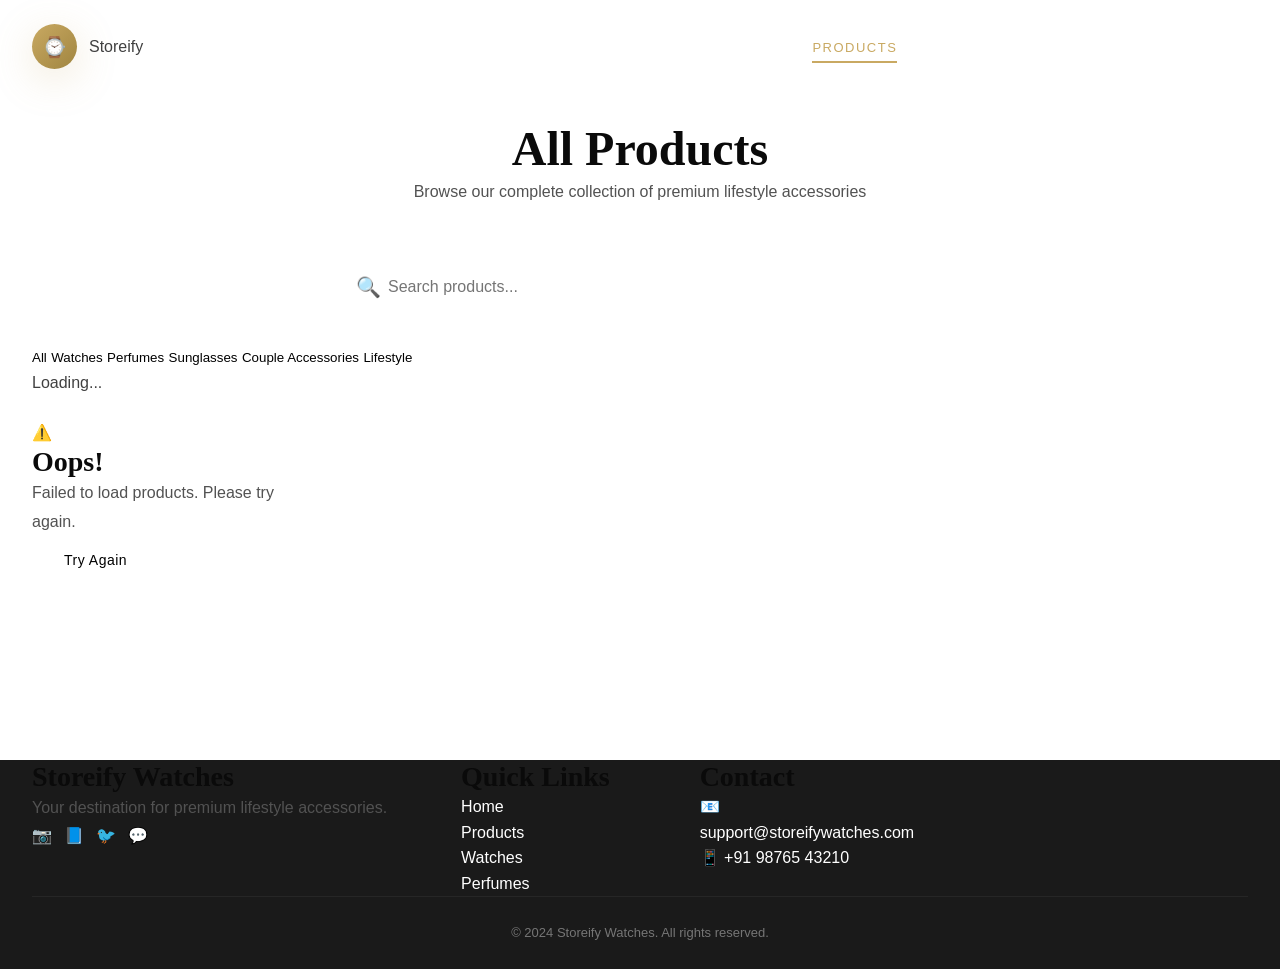
<file: pages/products.html>
<!DOCTYPE html>
<html lang="en">
<head>
    <meta charset="UTF-8">
    <meta name="viewport" content="width=device-width, initial-scale=1.0">
    <title>Products - Storeify Watches</title>
    <meta name="description" content="Browse our complete collection of premium watches, perfumes, sunglasses, and lifestyle accessories.">
    
    <!-- Fonts -->
    <link rel="preconnect" href="https://fonts.googleapis.com">
    <link rel="preconnect" href="https://fonts.gstatic.com" crossorigin>
    <link href="https://fonts.googleapis.com/css2?family=Inter:wght@300;400;500;600;700&family=Playfair+Display:wght@400;500;600;700&display=swap" rel="stylesheet">
    
    <!-- Styles -->
    <link rel="stylesheet" href="../css/styles1.css">
    
    <!-- Favicon -->
    <link rel="icon" type="image/svg+xml" href="data:image/svg+xml,<svg xmlns='http://www.w3.org/2000/svg' viewBox='0 0 100 100'><text y='.9em' font-size='90'>⌚</text></svg>">
</head>
<body>
    <!-- Navigation -->
    <nav class="navbar">
        <div class="container">
            <a href="../index.html" class="logo">
                <div class="logo-icon">⌚</div>
                <span>Storeify</span>
            </a>
            
            <ul class="nav-links">
                <li><a href="../index.html">Home</a></li>
                <li><a href="products.html" class="active">Products</a></li>
                <li><a href="products.html?category=watches">Watches</a></li>
                <li><a href="products.html?category=perfumes">Perfumes</a></li>
                <li><a href="../index.html#footer">Contact</a></li>
            </ul>
            
            <button class="mobile-menu-btn" aria-label="Toggle menu">
                <span></span>
                <span></span>
                <span></span>
            </button>
        </div>
    </nav>

    <!-- Products Section -->
    <section class="section products-section" style="padding-top: 120px;">
        <div class="container">
            <div class="section-header">
                <h2 id="page-title">All Products</h2>
                <p id="page-description">Browse our complete collection of premium lifestyle accessories</p>
            </div>
            
            <!-- Search Bar -->
            <div style="max-width: 600px; margin: 0 auto 2rem;">
                <div style="position: relative;">
                    <input type="text" 
                           id="search-input" 
                           placeholder="Search products..." 
                           style="width: 100%; padding: 1rem 1.5rem 1rem 3rem; border: 2px solid var(--border); border-radius: 50px; font-size: 1rem; transition: var(--transition);">
                    <span style="position: absolute; left: 1rem; top: 50%; transform: translateY(-50%); font-size: 1.25rem;">🔍</span>
                </div>
            </div>
            
            <!-- Category Filters -->
            <div class="products-filter" id="category-filters">
                <button class="filter-btn active" data-category="all">All</button>
                <button class="filter-btn" data-category="watches">Watches</button>
                <button class="filter-btn" data-category="perfumes">Perfumes</button>
                <button class="filter-btn" data-category="sunglasses">Sunglasses</button>
                <button class="filter-btn" data-category="couple-accessories">Couple Accessories</button>
                <button class="filter-btn" data-category="lifestyle">Lifestyle</button>
            </div>
            
            <!-- Results Count -->
            <div style="margin-bottom: 1.5rem; color: var(--light-text);">
                <span id="results-count">Loading...</span>
            </div>
            
            <!-- Products Grid -->
            <div class="products-grid" id="products-grid">
                <!-- Products will be loaded dynamically -->
            </div>
        </div>
    </section>

    <!-- Footer -->
    <footer class="footer">
        <div class="container">
            <div class="footer-grid">
                <div class="footer-section">
                    <h3>Storeify Watches</h3>
                    <p>Your destination for premium lifestyle accessories.</p>
                    <div class="social-links">
                        <a href="https://instagram.com" target="_blank">📷</a>
                        <a href="https://facebook.com" target="_blank">📘</a>
                        <a href="https://twitter.com" target="_blank">🐦</a>
                        <a href="https://wa.me/919689467611" target="_blank">💬</a>
                    </div>
                </div>
                <div class="footer-section">
                    <h3>Quick Links</h3>
                    <ul>
                        <li><a href="../index.html">Home</a></li>
                        <li><a href="products.html">Products</a></li>
                        <li><a href="products.html?category=watches">Watches</a></li>
                        <li><a href="products.html?category=perfumes">Perfumes</a></li>
                    </ul>
                </div>
                <div class="footer-section">
                    <h3>Contact</h3>
                    <ul>
                        <li>📧 support@storeifywatches.com</li>
                        <li>📱 +91 98765 43210</li>
                    </ul>
                </div>
            </div>
            <div class="footer-bottom">
                <p>&copy; 2024 Storeify Watches. All rights reserved.</p>
            </div>
        </div>
    </footer>

    <!-- Scripts -->
    <script src="../config/config.js"></script>
    <script src="../js/supabase.js"></script>
    <script src="../js/main.js"></script>
    <script>
        let currentCategory = 'all';
        let allProducts = [];
        let filteredProducts = [];

        // Get URL parameters
        function getUrlParams() {
            const params = new URLSearchParams(window.location.search);
            return {
                category: params.get('category') || 'all',
                featured: params.get('featured') === 'true',
                search: params.get('search') || ''
            };
        }

        // Update page title and description
        function updatePageHeader(params) {
            const titleEl = document.getElementById('page-title');
            const descEl = document.getElementById('page-description');
            
            if (params.featured) {
                titleEl.textContent = 'Featured Products';
                descEl.textContent = 'Our handpicked selection of premium items';
            } else if (params.category && params.category !== 'all') {
                const category = CONFIG.categories.find(c => c.id === params.category);
                titleEl.textContent = category ? category.name : 'Products';
                descEl.textContent = `Browse our ${category ? category.name.toLowerCase() : 'product'} collection`;
            } else if (params.search) {
                titleEl.textContent = 'Search Results';
                descEl.textContent = `Results for "${params.search}"`;
            } else {
                titleEl.textContent = 'All Products';
                descEl.textContent = 'Browse our complete collection of premium lifestyle accessories';
            }
        }

        // Load products
        async function loadProducts() {
            const container = document.getElementById('products-grid');
            const params = getUrlParams();
            
            showLoading(container, 'Loading products...');
            updatePageHeader(params);
            
            try {
                let products;
                
                if (params.search) {
                    products = await supabaseDB.searchProducts(params.search);
                    document.getElementById('search-input').value = params.search;
                } else if (params.featured) {
                    products = await supabaseDB.getFeaturedProducts(100);
                } else {
                    products = await supabaseDB.getAllProducts({ 
                        category: params.category,
                        limit: 100 
                    });
                }
                
                allProducts = products;
                filteredProducts = products;
                
                updateResultsCount();
                renderProducts();
                
                // Update active filter button
                document.querySelectorAll('.filter-btn').forEach(btn => {
                    btn.classList.toggle('active', btn.dataset.category === params.category);
                });
                
            } catch (error) {
                console.error('Error loading products:', error);
                showError(container, 'Failed to load products. Please try again.');
            }
        }

        // Render products
        function renderProducts() {
            const container = document.getElementById('products-grid');
            
            if (filteredProducts.length === 0) {
                showEmpty(container, 'No products found matching your criteria.');
                return;
            }
            
            container.innerHTML = filteredProducts.map(product => createProductCard(product)).join('');
        }

        // Update results count
        function updateResultsCount() {
            const count = filteredProducts.length;
            document.getElementById('results-count').textContent = 
                `${count} product${count !== 1 ? 's' : ''} found`;
        }

        // Filter products by search
        function filterProducts(searchTerm) {
            if (!searchTerm.trim()) {
                filteredProducts = allProducts;
            } else {
                const term = searchTerm.toLowerCase();
                filteredProducts = allProducts.filter(product => 
                    product.product_name.toLowerCase().includes(term) ||
                    product.short_description?.toLowerCase().includes(term) ||
                    product.category.toLowerCase().includes(term)
                );
            }
            updateResultsCount();
            renderProducts();
        }

        // Initialize page
        document.addEventListener('DOMContentLoaded', () => {
            const params = getUrlParams();
            currentCategory = params.category;
            
            // Load products
            loadProducts();
            
            // Category filter buttons
            document.querySelectorAll('.filter-btn').forEach(btn => {
                btn.addEventListener('click', () => {
                    const category = btn.dataset.category;
                    
                    // Update active state
                    document.querySelectorAll('.filter-btn').forEach(b => b.classList.remove('active'));
                    btn.classList.add('active');
                    
                    // Update URL without reloading
                    const url = new URL(window.location);
                    if (category === 'all') {
                        url.searchParams.delete('category');
                    } else {
                        url.searchParams.set('category', category);
                    }
                    url.searchParams.delete('featured');
                    window.history.pushState({}, '', url);
                    
                    // Reload products
                    currentCategory = category;
                    loadProducts();
                });
            });
            
            // Search functionality
            const searchInput = document.getElementById('search-input');
            const debouncedSearch = debounce((term) => {
                filterProducts(term);
                
                // Update URL
                const url = new URL(window.location);
                if (term) {
                    url.searchParams.set('search', term);
                } else {
                    url.searchParams.delete('search');
                }
                window.history.pushState({}, '', url);
            }, 300);
            
            searchInput.addEventListener('input', (e) => {
                debouncedSearch(e.target.value);
            });
        });
    </script>
</body>
</html>
</file>
<file: admin/css/admin.css>
/* Storeify Watches - Admin Panel Styles - Minimalist Design */

/* ===== Admin Variables ===== */
:root {
    --admin-primary: #0a0a0a;
    --admin-secondary: #1a1a1a;
    --admin-accent: #c9a962;
    --admin-success: #10b981;
    --admin-warning: #f59e0b;
    --admin-danger: #ef4444;
    --admin-info: #3b82f6;
    --admin-sidebar: #0a0a0a;
    --admin-sidebar-width: 280px;
    --admin-header-height: 70px;
    --admin-bg: #f8f9fa;
    --admin-card-bg: #ffffff;
    --admin-border: #e5e7eb;
    --admin-text: #374151;
    --admin-text-muted: #6b7280;
}

/* ===== Admin Layout ===== */
.admin-body {
    font-family: 'Inter', -apple-system, BlinkMacSystemFont, sans-serif;
    background: var(--admin-bg);
    min-height: 100vh;
    color: var(--admin-text);
}

.admin-container {
    display: flex;
    min-height: 100vh;
}

/* ===== Sidebar ===== */
.admin-sidebar {
    width: var(--admin-sidebar-width);
    background: var(--admin-sidebar);
    color: #9ca3af;
    position: fixed;
    top: 0;
    left: 0;
    bottom: 0;
    z-index: 1000;
    overflow-y: auto;
    transition: transform 0.3s ease;
}

.admin-sidebar-header {
    padding: 1.5rem;
    border-bottom: 1px solid rgba(255, 255, 255, 0.05);
    display: flex;
    align-items: center;
    gap: 1rem;
}

.admin-sidebar-logo {
    width: 45px;
    height: 45px;
    background: var(--admin-accent);
    border-radius: 12px;
    display: flex;
    align-items: center;
    justify-content: center;
    color: var(--admin-primary);
    font-size: 1.5rem;
}

.admin-sidebar-title {
    color: #fff;
    font-size: 1.25rem;
    font-weight: 600;
    font-family: 'Playfair Display', serif;
}

.admin-sidebar-subtitle {
    font-size: 0.75rem;
    color: #6b7280;
}

.admin-nav {
    padding: 1.5rem 0;
}

.admin-nav-section {
    padding: 0 1.5rem;
    margin-bottom: 0.75rem;
    font-size: 0.6875rem;
    text-transform: uppercase;
    letter-spacing: 2px;
    color: #6b7280;
    font-weight: 600;
}

.admin-nav-item {
    display: flex;
    align-items: center;
    gap: 1rem;
    padding: 0.875rem 1.5rem;
    color: #9ca3af;
    transition: all 0.2s ease;
    cursor: pointer;
    border-left: 3px solid transparent;
    font-size: 0.9375rem;
}

.admin-nav-item:hover,
.admin-nav-item.active {
    background: rgba(255, 255, 255, 0.03);
    color: #fff;
    border-left-color: var(--admin-accent);
}

.admin-nav-item.active {
    background: rgba(201, 169, 98, 0.08);
    color: var(--admin-accent);
}

.admin-nav-icon {
    font-size: 1.25rem;
    width: 24px;
    text-align: center;
}

/* ===== Main Content ===== */
.admin-main {
    flex: 1;
    margin-left: var(--admin-sidebar-width);
    min-height: 100vh;
}

/* ===== Header ===== */
.admin-header {
    height: var(--admin-header-height);
    background: var(--admin-card-bg);
    border-bottom: 1px solid var(--admin-border);
    display: flex;
    align-items: center;
    justify-content: space-between;
    padding: 0 2rem;
    position: sticky;
    top: 0;
    z-index: 100;
}

.admin-header-left {
    display: flex;
    align-items: center;
    gap: 1rem;
}

.admin-menu-toggle {
    display: none;
    background: none;
    border: none;
    font-size: 1.5rem;
    cursor: pointer;
    color: var(--admin-primary);
}

.admin-header-title {
    font-size: 1.5rem;
    font-weight: 600;
    color: var(--admin-primary);
    font-family: 'Playfair Display', serif;
}

.admin-header-right {
    display: flex;
    align-items: center;
    gap: 1.5rem;
}

.admin-user {
    display: flex;
    align-items: center;
    gap: 0.75rem;
}

.admin-user-avatar {
    width: 40px;
    height: 40px;
    background: var(--admin-accent);
    border-radius: 50%;
    display: flex;
    align-items: center;
    justify-content: center;
    color: var(--admin-primary);
    font-weight: 600;
    font-size: 1rem;
}

.admin-user-info {
    text-align: right;
}

.admin-user-name {
    font-weight: 600;
    color: var(--admin-primary);
    font-size: 0.875rem;
}

.admin-user-role {
    font-size: 0.75rem;
    color: var(--admin-text-muted);
}

.admin-logout-btn {
    padding: 0.5rem 1rem;
    background: #fee2e2;
    color: var(--admin-danger);
    border-radius: 8px;
    font-size: 0.875rem;
    font-weight: 500;
    transition: all 0.2s ease;
}

.admin-logout-btn:hover {
    background: var(--admin-danger);
    color: white;
}

/* ===== Content Area ===== */
.admin-content {
    padding: 2rem;
}

/* ===== Stats Cards ===== */
.admin-stats-grid {
    display: grid;
    grid-template-columns: repeat(4, 1fr);
    gap: 1.5rem;
    margin-bottom: 2rem;
}

.admin-stat-card {
    background: var(--admin-card-bg);
    border-radius: 12px;
    padding: 1.5rem;
    display: flex;
    align-items: center;
    gap: 1rem;
    box-shadow: 0 1px 3px rgba(0, 0, 0, 0.05);
    border: 1px solid var(--admin-border);
    transition: all 0.2s ease;
}

.admin-stat-card:hover {
    transform: translateY(-2px);
    box-shadow: 0 4px 12px rgba(0, 0, 0, 0.08);
}

.admin-stat-icon {
    width: 56px;
    height: 56px;
    border-radius: 12px;
    display: flex;
    align-items: center;
    justify-content: center;
    font-size: 1.5rem;
}

.admin-stat-icon.primary {
    background: #e0e7ff;
    color: #4f46e5;
}

.admin-stat-icon.success {
    background: #d1fae5;
    color: #059669;
}

.admin-stat-icon.warning {
    background: #fef3c7;
    color: #d97706;
}

.admin-stat-icon.danger {
    background: #fee2e2;
    color: #dc2626;
}

.admin-stat-info h3 {
    font-size: 1.875rem;
    font-weight: 700;
    color: var(--admin-primary);
    margin-bottom: 0.25rem;
    line-height: 1;
}

.admin-stat-info p {
    color: var(--admin-text-muted);
    font-size: 0.875rem;
}

/* ===== Cards ===== */
.admin-card {
    background: var(--admin-card-bg);
    border-radius: 12px;
    box-shadow: 0 1px 3px rgba(0, 0, 0, 0.05);
    border: 1px solid var(--admin-border);
    margin-bottom: 2rem;
}

.admin-card-header {
    padding: 1.5rem;
    border-bottom: 1px solid var(--admin-border);
    display: flex;
    align-items: center;
    justify-content: space-between;
    flex-wrap: wrap;
    gap: 1rem;
}

.admin-card-title {
    font-size: 1.125rem;
    font-weight: 600;
    color: var(--admin-primary);
    font-family: 'Playfair Display', serif;
}

.admin-card-body {
    padding: 1.5rem;
}

/* ===== Buttons ===== */
.btn {
    display: inline-flex;
    align-items: center;
    justify-content: center;
    gap: 0.5rem;
    padding: 0.75rem 1.5rem;
    font-size: 0.875rem;
    font-weight: 500;
    border-radius: 8px;
    transition: all 0.2s ease;
    cursor: pointer;
    border: none;
}

.btn-primary {
    background: var(--admin-primary);
    color: white;
}

.btn-primary:hover {
    background: var(--admin-secondary);
    transform: translateY(-1px);
}

.btn-accent {
    background: var(--admin-accent);
    color: var(--admin-primary);
}

.btn-accent:hover {
    background: #b8984f;
    transform: translateY(-1px);
}

.btn-outline {
    border: 1px solid var(--admin-border);
    color: var(--admin-text);
    background: transparent;
}

.btn-outline:hover {
    background: var(--admin-bg);
}

/* ===== Table ===== */
.admin-table-container {
    overflow-x: auto;
}

.admin-table {
    width: 100%;
    border-collapse: collapse;
}

.admin-table th,
.admin-table td {
    padding: 1rem;
    text-align: left;
    border-bottom: 1px solid var(--admin-border);
}

.admin-table th {
    font-weight: 600;
    color: var(--admin-text-muted);
    font-size: 0.75rem;
    text-transform: uppercase;
    letter-spacing: 0.5px;
    background: #f9fafb;
}

.admin-table tr:hover {
    background: #f9fafb;
}

.admin-table td {
    color: var(--admin-text);
    font-size: 0.875rem;
}

.admin-product-img {
    width: 48px;
    height: 48px;
    border-radius: 8px;
    object-fit: cover;
    border: 1px solid var(--admin-border);
}

.admin-product-name {
    font-weight: 600;
    color: var(--admin-primary);
}

.admin-product-category {
    display: inline-block;
    padding: 0.375rem 0.875rem;
    background: #e0e7ff;
    color: #4f46e5;
    border-radius: 50px;
    font-size: 0.75rem;
    font-weight: 500;
}

.admin-badge {
    display: inline-block;
    padding: 0.375rem 0.875rem;
    border-radius: 50px;
    font-size: 0.75rem;
    font-weight: 500;
}

.admin-badge.success {
    background: #d1fae5;
    color: #059669;
}

.admin-badge.warning {
    background: #fef3c7;
    color: #d97706;
}

.admin-badge.danger {
    background: #fee2e2;
    color: #dc2626;
}

.admin-badge.info {
    background: #dbeafe;
    color: #2563eb;
}

/* ===== Action Buttons ===== */
.admin-actions {
    display: flex;
    gap: 0.5rem;
}

.admin-btn {
    padding: 0.5rem;
    border-radius: 8px;
    font-size: 1rem;
    transition: all 0.2s ease;
    display: inline-flex;
    align-items: center;
    justify-content: center;
    background: transparent;
    border: none;
    cursor: pointer;
}

.admin-btn-edit {
    color: #2563eb;
}

.admin-btn-edit:hover {
    background: #dbeafe;
}

.admin-btn-delete {
    color: #dc2626;
}

.admin-btn-delete:hover {
    background: #fee2e2;
}

.admin-btn-view {
    color: #059669;
}

.admin-btn-view:hover {
    background: #d1fae5;
}

/* ===== Forms ===== */
.admin-form-group {
    margin-bottom: 1.5rem;
}

.admin-form-label {
    display: block;
    margin-bottom: 0.5rem;
    font-weight: 500;
    color: var(--admin-primary);
    font-size: 0.875rem;
}

.admin-form-label span {
    color: var(--admin-danger);
}

.admin-form-input,
.admin-form-select,
.admin-form-textarea {
    width: 100%;
    padding: 0.75rem 1rem;
    border: 1px solid var(--admin-border);
    border-radius: 8px;
    font-size: 0.875rem;
    transition: all 0.2s ease;
    font-family: inherit;
    color: var(--admin-text);
}

.admin-form-input:focus,
.admin-form-select:focus,
.admin-form-textarea:focus {
    outline: none;
    border-color: var(--admin-accent);
    box-shadow: 0 0 0 3px rgba(201, 169, 98, 0.1);
}

.admin-form-textarea {
    min-height: 100px;
    resize: vertical;
}

.admin-form-row {
    display: grid;
    grid-template-columns: repeat(3, 1fr);
    gap: 1.5rem;
}

.admin-form-hint {
    font-size: 0.75rem;
    color: var(--admin-text-muted);
    margin-top: 0.375rem;
}

/* ===== Color Input ===== */
.admin-color-input {
    display: flex;
    align-items: center;
    gap: 0.75rem;
    margin-bottom: 0.5rem;
}

.admin-color-input input[type="color"] {
    width: 48px;
    height: 40px;
    border: 1px solid var(--admin-border);
    border-radius: 8px;
    cursor: pointer;
    padding: 2px;
}

.admin-color-input input[type="text"] {
    flex: 1;
}

.admin-color-remove {
    padding: 0.5rem;
    background: #fee2e2;
    color: #dc2626;
    border-radius: 8px;
    font-size: 1.25rem;
    line-height: 1;
    border: none;
    cursor: pointer;
    transition: all 0.2s ease;
}

.admin-color-remove:hover {
    background: #dc2626;
    color: white;
}

.admin-add-color-btn {
    display: inline-flex;
    align-items: center;
    gap: 0.5rem;
    padding: 0.625rem 1rem;
    background: #f3f4f6;
    color: var(--admin-text-muted);
    border-radius: 8px;
    font-size: 0.875rem;
    font-weight: 500;
    transition: all 0.2s ease;
    border: none;
    cursor: pointer;
}

.admin-add-color-btn:hover {
    background: var(--admin-border);
    color: var(--admin-primary);
}

/* ===== Image Upload ===== */
.admin-image-upload {
    border: 2px dashed var(--admin-border);
    border-radius: 12px;
    padding: 2rem;
    text-align: center;
    cursor: pointer;
    transition: all 0.2s ease;
    background: #f9fafb;
}

.admin-image-upload:hover {
    border-color: var(--admin-accent);
    background: rgba(201, 169, 98, 0.02);
}

.admin-image-upload.has-image {
    border-style: solid;
    border-color: var(--admin-success);
    background: #f0fdf4;
    padding: 1rem;
}

.admin-image-preview {
    max-width: 200px;
    max-height: 200px;
    border-radius: 8px;
    margin: 0 auto;
    display: block;
}

.admin-image-upload-text {
    color: var(--admin-text-muted);
    font-size: 0.875rem;
}

.admin-image-upload-text span {
    color: var(--admin-accent);
    font-weight: 600;
}

.admin-image-upload-progress {
    margin-top: 1rem;
}

/* ===== Checkbox ===== */
.admin-checkbox {
    display: flex;
    align-items: center;
    gap: 0.75rem;
    cursor: pointer;
}

.admin-checkbox input {
    width: 20px;
    height: 20px;
    accent-color: var(--admin-accent);
}

/* ===== Modal ===== */
.admin-modal-overlay {
    position: fixed;
    top: 0;
    left: 0;
    right: 0;
    bottom: 0;
    background: rgba(0, 0, 0, 0.5);
    display: flex;
    align-items: center;
    justify-content: center;
    z-index: 2000;
    opacity: 0;
    visibility: hidden;
    transition: all 0.3s ease;
    padding: 1rem;
}

.admin-modal-overlay.active {
    opacity: 1;
    visibility: visible;
}

.admin-modal {
    background: var(--admin-card-bg);
    border-radius: 16px;
    width: 100%;
    max-width: 800px;
    max-height: 90vh;
    overflow-y: auto;
    transform: scale(0.95);
    transition: all 0.3s ease;
    box-shadow: 0 25px 50px -12px rgba(0, 0, 0, 0.25);
}

.admin-modal-overlay.active .admin-modal {
    transform: scale(1);
}

.admin-modal-header {
    padding: 1.5rem;
    border-bottom: 1px solid var(--admin-border);
    display: flex;
    align-items: center;
    justify-content: space-between;
    position: sticky;
    top: 0;
    background: var(--admin-card-bg);
    z-index: 10;
}

.admin-modal-title {
    font-size: 1.25rem;
    font-weight: 600;
    color: var(--admin-primary);
    font-family: 'Playfair Display', serif;
}

.admin-modal-close {
    font-size: 1.75rem;
    color: var(--admin-text-muted);
    cursor: pointer;
    transition: color 0.2s ease;
    background: none;
    border: none;
    line-height: 1;
}

.admin-modal-close:hover {
    color: var(--admin-danger);
}

.admin-modal-body {
    padding: 1.5rem;
}

.admin-modal-footer {
    padding: 1rem 1.5rem;
    border-top: 1px solid var(--admin-border);
    display: flex;
    justify-content: flex-end;
    gap: 1rem;
    position: sticky;
    bottom: 0;
    background: var(--admin-card-bg);
}

/* ===== Login Page ===== */
.admin-login-body {
    background: linear-gradient(135deg, var(--admin-primary), var(--admin-secondary));
    min-height: 100vh;
    display: flex;
    align-items: center;
    justify-content: center;
    padding: 2rem;
}

.admin-login-card {
    background: var(--admin-card-bg);
    border-radius: 20px;
    padding: 3rem;
    width: 100%;
    max-width: 420px;
    box-shadow: 0 25px 50px -12px rgba(0, 0, 0, 0.25);
}

.admin-login-logo {
    text-align: center;
    margin-bottom: 2rem;
}

.admin-login-logo-icon {
    width: 72px;
    height: 72px;
    background: var(--admin-accent);
    border-radius: 16px;
    display: flex;
    align-items: center;
    justify-content: center;
    margin: 0 auto 1.5rem;
    font-size: 2rem;
    color: var(--admin-primary);
}

.admin-login-logo h1 {
    font-size: 1.75rem;
    color: var(--admin-primary);
    margin-bottom: 0.5rem;
    font-family: 'Playfair Display', serif;
}

.admin-login-logo p {
    color: var(--admin-text-muted);
    font-size: 0.875rem;
}

.admin-login-form {
    margin-top: 2rem;
}

.admin-login-btn {
    width: 100%;
    padding: 1rem;
    background: var(--admin-primary);
    color: white;
    border-radius: 10px;
    font-size: 0.9375rem;
    font-weight: 600;
    transition: all 0.2s ease;
    border: none;
    cursor: pointer;
    margin-top: 0.5rem;
}

.admin-login-btn:hover {
    background: var(--admin-secondary);
    transform: translateY(-1px);
}

/* ===== Empty States ===== */
.admin-empty-state {
    text-align: center;
    padding: 4rem 2rem;
}

.admin-empty-state-icon {
    font-size: 4rem;
    margin-bottom: 1rem;
    opacity: 0.3;
}

.admin-empty-state h3 {
    color: var(--admin-primary);
    margin-bottom: 0.5rem;
    font-family: 'Playfair Display', serif;
}

.admin-empty-state p {
    color: var(--admin-text-muted);
    margin-bottom: 1.5rem;
}

/* ===== Search & Filter ===== */
.admin-search-filter {
    display: flex;
    gap: 1rem;
    flex-wrap: wrap;
    margin-bottom: 1.5rem;
}

.admin-search-input {
    flex: 1;
    min-width: 200px;
    position: relative;
}

.admin-search-input input {
    width: 100%;
    padding: 0.75rem 1rem 0.75rem 2.5rem;
    border: 1px solid var(--admin-border);
    border-radius: 8px;
    font-size: 0.875rem;
    transition: all 0.2s ease;
}

.admin-search-input input:focus {
    outline: none;
    border-color: var(--admin-accent);
    box-shadow: 0 0 0 3px rgba(201, 169, 98, 0.1);
}

.admin-search-input::before {
    content: '🔍';
    position: absolute;
    left: 0.875rem;
    top: 50%;
    transform: translateY(-50%);
    font-size: 1rem;
    opacity: 0.5;
}

/* ===== Loading ===== */
.admin-loading {
    display: flex;
    justify-content: center;
    align-items: center;
    min-height: 200px;
}

.admin-spinner {
    width: 40px;
    height: 40px;
    border: 3px solid var(--admin-border);
    border-top-color: var(--admin-accent);
    border-radius: 50%;
    animation: spin 1s linear infinite;
}

@keyframes spin {
    to { transform: rotate(360deg); }
}

/* ===== Toast Notifications ===== */
.toast-container {
    position: fixed;
    bottom: 2rem;
    right: 2rem;
    z-index: 9999;
    display: flex;
    flex-direction: column;
    gap: 0.75rem;
}

.toast {
    background: var(--admin-card-bg);
    color: var(--admin-text);
    padding: 1rem 1.5rem;
    border-radius: 8px;
    box-shadow: 0 10px 40px rgba(0, 0, 0, 0.15);
    display: flex;
    align-items: center;
    gap: 0.75rem;
    animation: slideIn 0.3s ease;
    min-width: 300px;
    border-left: 3px solid var(--admin-accent);
}

.toast.success {
    border-left-color: var(--admin-success);
}

.toast.error {
    border-left-color: var(--admin-danger);
}

@keyframes slideIn {
    from {
        transform: translateX(100%);
        opacity: 0;
    }
    to {
        transform: translateX(0);
        opacity: 1;
    }
}

.toast.hide {
    animation: slideOut 0.3s ease forwards;
}

@keyframes slideOut {
    to {
        transform: translateX(100%);
        opacity: 0;
    }
}

/* ===== Responsive ===== */
@media (max-width: 1200px) {
    .admin-stats-grid {
        grid-template-columns: repeat(2, 1fr);
    }
}

@media (max-width: 1024px) {
    .admin-sidebar {
        transform: translateX(-100%);
    }
    
    .admin-sidebar.active {
        transform: translateX(0);
    }
    
    .admin-main {
        margin-left: 0;
    }
    
    .admin-menu-toggle {
        display: block;
    }
    
    .admin-form-row {
        grid-template-columns: repeat(2, 1fr);
    }
}

@media (max-width: 768px) {
    .admin-header {
        padding: 0 1rem;
    }
    
    .admin-header-title {
        font-size: 1.25rem;
    }
    
    .admin-user-info {
        display: none;
    }
    
    .admin-content {
        padding: 1rem;
    }
    
    .admin-stats-grid {
        grid-template-columns: 1fr;
    }
    
    .admin-card-header {
        flex-direction: column;
        align-items: flex-start;
    }
    
    .admin-table {
        font-size: 0.75rem;
    }
    
    .admin-table th,
    .admin-table td {
        padding: 0.75rem 0.5rem;
    }
    
    .admin-form-row {
        grid-template-columns: 1fr;
    }
    
    .admin-login-card {
        padding: 2rem;
    }
    
    .toast-container {
        left: 1rem;
        right: 1rem;
        bottom: 1rem;
    }
    
    .toast {
        min-width: auto;
    }
}

/* ===== Utility Classes ===== */
.text-center { text-align: center; }
.mt-3 { margin-top: 1rem; }
</file>
<file: css/styles.css>
/* Storeify Watches - Modern Minimalist Design */
/* Premium Lifestyle Accessories Brand */

/* ===== CSS Variables ===== */
:root {
    --primary: #0f172a;
    --secondary: #1e293b;
    --accent: #f59e0b;
    --accent-hover: #d97706;
    --text: #334155;
    --text-light: #64748b;
    --text-muted: #94a3b8;
    --background: #f8fafc;
    --white: #ffffff;
    --border: #e2e8f0;
    --shadow: 0 4px 6px -1px rgba(0, 0, 0, 0.05), 0 2px 4px -1px rgba(0, 0, 0, 0.03);
    --shadow-lg: 0 10px 15px -3px rgba(0, 0, 0, 0.1), 0 4px 6px -2px rgba(0, 0, 0, 0.05);
    
    --font-primary: 'Inter', -apple-system, BlinkMacSystemFont, sans-serif;
    --font-display: 'Playfair Display', Georgia, serif;
    
    --transition-fast: 0.2s cubic-bezier(0.4, 0, 0.2, 1);
    --transition: 0.3s cubic-bezier(0.4, 0, 0.2, 1);
    --transition-slow: 0.5s cubic-bezier(0.4, 0, 0.2, 1);
    
    --border-radius: 12px;
    --border-radius-lg: 24px;
    
    --container-max: 1400px;
    --section-padding: 120px;
}

/* ===== Reset & Base ===== */
*, *::before, *::after {
    margin: 0;
    padding: 0;
    box-sizing: border-box;
}

html {
    scroll-behavior: smooth;
    font-size: 16px;
}

body {
    font-family: var(--font-primary);
    color: var(--text);
    background-color: var(--background);
    line-height: 1.6;
    overflow-x: hidden;
    -webkit-font-smoothing: antialiased;
    -moz-osx-font-smoothing: grayscale;
}

a {
    text-decoration: none;
    color: inherit;
    transition: var(--transition);
}

img {
    max-width: 100%;
    height: auto;
    display: block;
}

button {
    cursor: pointer;
    border: none;
    background: none;
    font-family: inherit;
    transition: var(--transition);
}

ul, ol {
    list-style: none;
}

/* ===== Typography ===== */
h1, h2, h3, h4, h5, h6 {
    font-family: var(--font-display);
    font-weight: 500;
    line-height: 1.2;
    color: var(--primary);
    letter-spacing: -0.02em;
}

h1 { font-size: clamp(3rem, 6vw, 5rem); }
h2 { font-size: clamp(2rem, 4vw, 3.5rem); }
h3 { font-size: clamp(1.5rem, 3vw, 2rem); }
h4 { font-size: clamp(1.125rem, 2vw, 1.5rem); }

p {
    color: var(--text-light);
    line-height: 1.8;
}

/* ===== Layout ===== */
.container {
    max-width: var(--container-max);
    margin: 0 auto;
    padding: 0 2rem;
}

.section {
    padding: var(--section-padding) 0;
}

.section-header {
    text-align: center;
    margin-bottom: 4rem;
}

.section-label {
    display: inline-block;
    font-size: 0.75rem;
    text-transform: uppercase;
    letter-spacing: 3px;
    color: var(--accent);
    margin-bottom: 1rem;
    font-weight: 600;
}

.section-header h2 {
    margin-bottom: 1rem;
}

.section-header p {
    max-width: 500px;
    margin: 0 auto;
    color: var(--text-muted);
}

/* ===== Buttons ===== */
.btn {
    display: inline-flex;
    align-items: center;
    justify-content: center;
    gap: 0.75rem;
    padding: 1rem 2.5rem;
    font-size: 0.875rem;
    font-weight: 500;
    border-radius: var(--border-radius);
    transition: var(--transition);
    text-transform: uppercase;
    letter-spacing: 1.5px;
    position: relative;
    overflow: hidden;
}

.btn::before {
    content: '';
    position: absolute;
    top: 0;
    left: -100%;
    width: 100%;
    height: 100%;
    background: linear-gradient(90deg, transparent, rgba(255,255,255,0.2), transparent);
    transition: var(--transition-slow);
}

.btn:hover::before {
    left: 100%;
}

.btn-primary {
    background: var(--primary);
    color: var(--white);
}

.btn-primary:hover {
    background: var(--secondary);
    transform: translateY(-2px);
    box-shadow: 0 10px 30px rgba(0, 0, 0, 0.15);
}

.btn-accent {
    background: var(--accent);
    color: var(--primary);
}

.btn-accent:hover {
    background: var(--accent-hover);
    transform: translateY(-2px);
    box-shadow: 0 10px 30px rgba(201, 169, 98, 0.3);
}

.btn-outline {
    border: 1px solid var(--primary);
    color: var(--primary);
    background: transparent;
}

.btn-outline:hover {
    background: var(--primary);
    color: var(--white);
}

.btn-outline-light {
    border: 1px solid rgba(255,255,255,0.3);
    color: var(--white);
}

.btn-outline-light:hover {
    background: var(--white);
    color: var(--primary);
}

.btn-sm {
    padding: 0.75rem 1.5rem;
    font-size: 0.75rem;
}

/* ===== Navigation ===== */
.navbar {
    position: fixed;
    top: 0;
    left: 0;
    right: 0;
    z-index: 1000;
    background: rgba(250, 250, 250, 0.9);
    backdrop-filter: blur(20px);
    -webkit-backdrop-filter: blur(20px);
    border-bottom: 1px solid transparent;
    transition: var(--transition);
}

.navbar.scrolled {
    border-bottom-color: var(--border);
}

.navbar .container {
    display: flex;
    align-items: center;
    justify-content: space-between;
    height: 80px;
}

.logo {
    display: flex;
    align-items: center;
    gap: 0.75rem;
    font-family: var(--font-display);
    font-size: 1.5rem;
    font-weight: 600;
    color: var(--primary);
}

.logo-icon {
    width: 40px;
    height: 40px;
    background: var(--accent);
    border-radius: 50%;
    display: flex;
    align-items: center;
    justify-content: center;
    color: var(--primary);
    font-size: 1.25rem;
}

.nav-links {
    display: flex;
    align-items: center;
    gap: 3rem;
}

.nav-links a {
    font-size: 0.875rem;
    font-weight: 500;
    color: var(--text);
    position: relative;
    padding: 0.5rem 0;
    text-transform: uppercase;
    letter-spacing: 1px;
}

.nav-links a::after {
    content: '';
    position: absolute;
    bottom: 0;
    left: 0;
    width: 0;
    height: 1px;
    background: var(--accent);
    transition: var(--transition);
}

.nav-links a:hover::after,
.nav-links a.active::after {
    width: 100%;
}

.nav-links a:hover,
.nav-links a.active {
    color: var(--primary);
}

.mobile-menu-btn {
    display: none;
    flex-direction: column;
    gap: 6px;
    padding: 0.5rem;
    z-index: 1001;
}

.mobile-menu-btn span {
    display: block;
    width: 24px;
    height: 1.5px;
    background: var(--primary);
    transition: var(--transition);
}

/* ===== Hero Section ===== */
.hero {
    min-height: 100vh;
    display: flex;
    align-items: center;
    background: var(--primary);
    position: relative;
    overflow: hidden;
    padding-top: 80px;
}

.hero-bg {
    position: absolute;
    top: 0;
    left: 0;
    right: 0;
    bottom: 0;
    opacity: 0.4;
}

.hero-bg img {
    width: 100%;
    height: 100%;
    object-fit: cover;
    filter: grayscale(100%);
}

.hero-overlay {
    position: absolute;
    top: 0;
    left: 0;
    right: 0;
    bottom: 0;
    background: linear-gradient(135deg, rgba(10,10,10,0.9) 0%, rgba(10,10,10,0.7) 50%, rgba(10,10,10,0.9) 100%);
}

.hero .container {
    position: relative;
    z-index: 1;
    display: grid;
    grid-template-columns: 1fr 1fr;
    gap: 4rem;
    align-items: center;
}

.hero-content {
    color: var(--white);
    animation: fadeInUp 1s ease;
}

.hero-content h1 {
    color: var(--white);
    margin-bottom: 1.5rem;
    line-height: 1.1;
}

.hero-content h1 span {
    color: var(--accent);
    display: block;
}

.hero-content p {
    color: rgba(255, 255, 255, 0.6);
    font-size: 1.125rem;
    margin-bottom: 2.5rem;
    max-width: 480px;
}

.hero-buttons {
    display: flex;
    gap: 1rem;
    flex-wrap: wrap;
}

.hero-image {
    position: relative;
    display: flex;
    justify-content: center;
    align-items: center;
    animation: fadeIn 1.2s ease 0.3s both;
}

.hero-image img {
    max-height: 550px;
    object-fit: contain;
    filter: drop-shadow(0 30px 60px rgba(0, 0, 0, 0.4));
}

.hero-badge {
    position: absolute;
    bottom: 3rem;
    right: 0;
    background: var(--accent);
    color: var(--primary);
    padding: 1.25rem 2rem;
    border-radius: var(--border-radius);
    text-align: center;
    animation: pulse 2s ease infinite;
}

.hero-badge span:first-child {
    font-size: 0.75rem;
    text-transform: uppercase;
    letter-spacing: 2px;
    display: block;
    margin-bottom: 0.25rem;
}

.hero-badge .price {
    font-size: 1.75rem;
    font-weight: 600;
    display: block;
}

@keyframes pulse {
    0%, 100% { transform: scale(1); }
    50% { transform: scale(1.05); }
}

@keyframes fadeInUp {
    from {
        opacity: 0;
        transform: translateY(30px);
    }
    to {
        opacity: 1;
        transform: translateY(0);
    }
}

@keyframes fadeIn {
    from { opacity: 0; }
    to { opacity: 1; }
}

/* ===== Categories Section ===== */
.categories {
    background: var(--white);
}

.categories-grid {
    display: grid;
    grid-template-columns: repeat(5, 1fr);
    gap: 1.5rem;
}

.category-card {
    background: var(--background);
    border-radius: var(--border-radius-lg);
    padding: 2.5rem 1.5rem;
    text-align: center;
    transition: var(--transition);
    cursor: pointer;
    border: 1px solid transparent;
}

.category-card:hover {
    transform: translateY(-8px);
    border-color: var(--accent);
    box-shadow: 0 20px 40px var(--shadow-lg);
}

.category-card.active {
    background: var(--primary);
    color: var(--white);
}

.category-card.active h3 {
    color: var(--white);
}

.category-icon {
    width: 60px;
    height: 60px;
    background: var(--accent);
    border-radius: 50%;
    display: flex;
    align-items: center;
    justify-content: center;
    margin: 0 auto 1.25rem;
    font-size: 1.5rem;
    color: var(--primary);
    transition: var(--transition);
}

.category-card:hover .category-icon {
    transform: scale(1.1) rotate(5deg);
}

.category-card h3 {
    font-size: 1rem;
    margin-bottom: 0.5rem;
    font-family: var(--font-primary);
    font-weight: 600;
}

.category-card p {
    font-size: 0.875rem;
    color: var(--text-muted);
}

.category-card.active p {
    color: rgba(255, 255, 255, 0.6);
}

/* ===== Products Section ===== */
.products-section {
    background: var(--background);
}

.products-filter {
    display: flex;
    justify-content: center;
    gap: 0.75rem;
    margin-bottom: 3rem;
    flex-wrap: wrap;
}

.filter-btn {
    padding: 0.875rem 1.75rem;
    border-radius: 50px;
    background: transparent;
    color: var(--text-light);
    font-weight: 500;
    border: 1px solid var(--border);
    transition: var(--transition);
    font-size: 0.875rem;
}

.filter-btn:hover,
.filter-btn.active {
    background: var(--primary);
    color: var(--white);
    border-color: var(--primary);
}

.products-grid {
    display: grid;
    grid-template-columns: repeat(auto-fill, minmax(320px, 1fr));
    gap: 2rem;
}

.product-card {
    background: var(--white);
    border-radius: var(--border-radius-lg);
    overflow: hidden;
    box-shadow: 0 4px 20px var(--shadow);
    transition: var(--transition);
    position: relative;
}

.product-card:hover {
    transform: translateY(-12px);
    box-shadow: 0 20px 50px var(--shadow-lg);
}

.product-badge {
    position: absolute;
    top: 1.25rem;
    left: 1.25rem;
    background: var(--accent);
    color: var(--primary);
    padding: 0.5rem 1rem;
    border-radius: 50px;
    font-size: 0.6875rem;
    font-weight: 600;
    text-transform: uppercase;
    letter-spacing: 1px;
    z-index: 2;
}

.product-badge.featured {
    background: var(--primary);
    color: var(--white);
}

.product-image {
    position: relative;
    height: 320px;
    overflow: hidden;
    background: linear-gradient(135deg, #f5f5f5, #ebebeb);
}

.product-image img {
    width: 100%;
    height: 100%;
    object-fit: cover;
    transition: var(--transition-slow);
}

.product-card:hover .product-image img {
    transform: scale(1.08);
}

.product-colors {
    position: absolute;
    bottom: 1.25rem;
    left: 1.25rem;
    display: flex;
    gap: 0.5rem;
}

.color-dot {
    width: 20px;
    height: 20px;
    border-radius: 50%;
    border: 2px solid var(--white);
    box-shadow: 0 2px 8px rgba(0, 0, 0, 0.15);
    cursor: pointer;
    transition: var(--transition);
}

.color-dot:hover {
    transform: scale(1.2);
}

.product-info {
    padding: 1.75rem;
}

.product-category {
    font-size: 0.6875rem;
    text-transform: uppercase;
    letter-spacing: 2px;
    color: var(--accent);
    font-weight: 600;
    margin-bottom: 0.75rem;
}

.product-name {
    font-size: 1.125rem;
    margin-bottom: 0.75rem;
    color: var(--primary);
    font-family: var(--font-primary);
    font-weight: 600;
}

.product-description {
    font-size: 0.875rem;
    color: var(--text-muted);
    margin-bottom: 1.25rem;
    display: -webkit-box;
    -webkit-line-clamp: 2;
    -webkit-box-orient: vertical;
    overflow: hidden;
    line-height: 1.6;
}

.product-price {
    display: flex;
    align-items: center;
    gap: 1rem;
    margin-bottom: 1.25rem;
}

.price-current {
    font-size: 1.25rem;
    font-weight: 600;
    color: var(--primary);
}

.price-original {
    font-size: 0.9375rem;
    color: var(--text-muted);
    text-decoration: line-through;
}

.discount-badge {
    background: var(--accent);
    color: var(--primary);
    padding: 0.25rem 0.5rem;
    border-radius: 4px;
    font-size: 0.6875rem;
    font-weight: 600;
}

.product-actions {
    display: flex;
    gap: 0.75rem;
}

.product-actions .btn {
    flex: 1;
    padding: 0.875rem;
    font-size: 0.75rem;
}

/* ===== Loading States ===== */
.loading-container {
    display: flex;
    justify-content: center;
    align-items: center;
    min-height: 400px;
}

.spinner {
    width: 48px;
    height: 48px;
    border: 2px solid var(--border);
    border-top-color: var(--accent);
    border-radius: 50%;
    animation: spin 1s linear infinite;
}

@keyframes spin {
    to { transform: rotate(360deg); }
}

/* ===== Product Detail Page ===== */
.product-detail {
    padding-top: 100px;
    min-height: 100vh;
    background: var(--background);
}

.breadcrumb {
    display: flex;
    align-items: center;
    gap: 0.75rem;
    margin-bottom: 3rem;
    color: var(--text-muted);
    font-size: 0.875rem;
}

.breadcrumb a:hover {
    color: var(--accent);
}

.breadcrumb-separator {
    opacity: 0.4;
}

.product-detail-grid {
    display: grid;
    grid-template-columns: 1fr 1fr;
    gap: 5rem;
    align-items: start;
}

.product-detail-image {
    background: var(--white);
    border-radius: var(--border-radius-lg);
    overflow: hidden;
    box-shadow: 0 10px 40px var(--shadow);
    position: sticky;
    top: 100px;
}

.product-detail-image img {
    width: 100%;
    height: auto;
    object-fit: cover;
    transition: var(--transition-slow);
}

.product-detail-image:hover img {
    transform: scale(1.02);
}

.product-detail-info {
    padding: 1rem 0;
}

.product-detail-info .product-category {
    font-size: 0.75rem;
    margin-bottom: 1rem;
}

.product-detail-info h1 {
    font-size: 2.5rem;
    margin-bottom: 1rem;
    line-height: 1.2;
}

.product-detail-info .product-price {
    margin: 1.5rem 0;
    padding-bottom: 1.5rem;
    border-bottom: 1px solid var(--border);
}

.product-detail-info .price-current {
    font-size: 2rem;
}

.product-description-full {
    margin: 2rem 0;
}

.product-description-full h3 {
    font-size: 1rem;
    margin-bottom: 1rem;
    text-transform: uppercase;
    letter-spacing: 2px;
    font-family: var(--font-primary);
    font-weight: 600;
}

.product-description-full p {
    color: var(--text-light);
    line-height: 1.8;
}

.product-colors-section {
    margin: 2rem 0;
}

.product-colors-section h3 {
    font-size: 1rem;
    margin-bottom: 1rem;
    text-transform: uppercase;
    letter-spacing: 2px;
    font-family: var(--font-primary);
    font-weight: 600;
}

.colors-list {
    display: flex;
    gap: 1rem;
    flex-wrap: wrap;
}

.color-option {
    display: flex;
    align-items: center;
    gap: 0.75rem;
    padding: 0.875rem 1.25rem;
    background: var(--white);
    border: 2px solid var(--border);
    border-radius: var(--border-radius);
    cursor: pointer;
    transition: var(--transition);
}

.color-option:hover,
.color-option.selected {
    border-color: var(--accent);
}

.color-option .color-dot {
    width: 18px;
    height: 18px;
    border: none;
    box-shadow: none;
}

.stock-status {
    display: inline-flex;
    align-items: center;
    gap: 0.5rem;
    padding: 0.875rem 1.25rem;
    background: #e8f5e9;
    color: #2e7d32;
    border-radius: var(--border-radius);
    font-weight: 500;
    font-size: 0.875rem;
    margin: 1rem 0;
}

.stock-status.low {
    background: #fff3e0;
    color: #ef6c00;
}

.stock-status.out {
    background: #ffebee;
    color: #c62828;
}

.product-detail-actions {
    display: flex;
    gap: 1rem;
    margin-top: 2.5rem;
}

.product-detail-actions .btn {
    flex: 1;
    padding: 1.25rem;
}

.product-meta {
    margin-top: 2.5rem;
    padding: 1.5rem;
    background: var(--white);
    border-radius: var(--border-radius);
}

.product-meta h4 {
    font-size: 0.875rem;
    margin-bottom: 1rem;
    text-transform: uppercase;
    letter-spacing: 2px;
    font-family: var(--font-primary);
    font-weight: 600;
}

.product-meta ul {
    list-style: none;
}

.product-meta li {
    display: flex;
    align-items: center;
    gap: 0.75rem;
    margin-bottom: 0.75rem;
    color: var(--text-light);
    font-size: 0.875rem;
}

/* ===== Footer ===== */
.footer {
    background: var(--primary);
    color: var(--white);
    padding: 5rem 0 2rem;
}

.footer-grid {
    display: grid;
    grid-template-columns: 2fr 1fr 1fr 1fr;
    gap: 4rem;
    margin-bottom: 4rem;
}

.footer-section h3 {
    color: var(--accent);
    margin-bottom: 1.5rem;
    font-size: 1rem;
    text-transform: uppercase;
    letter-spacing: 2px;
    font-family: var(--font-primary);
    font-weight: 600;
}

.footer-section p,
.footer-section a {
    color: rgba(255, 255, 255, 0.6);
    line-height: 2;
    font-size: 0.9375rem;
}

.footer-section a:hover {
    color: var(--accent);
}

.footer-section ul li {
    margin-bottom: 0.75rem;
}

.footer-logo {
    display: flex;
    align-items: center;
    gap: 0.75rem;
    margin-bottom: 1.5rem;
}

.footer-logo-icon {
    width: 45px;
    height: 45px;
    background: var(--accent);
    border-radius: 50%;
    display: flex;
    align-items: center;
    justify-content: center;
    color: var(--primary);
    font-size: 1.25rem;
}

.footer-logo span {
    font-family: var(--font-display);
    font-size: 1.5rem;
    font-weight: 600;
    color: var(--white);
}

.social-links {
    display: flex;
    gap: 1rem;
    margin-top: 1.5rem;
}

.social-links a {
    width: 45px;
    height: 45px;
    background: rgba(255, 255, 255, 0.05);
    border-radius: 50%;
    display: flex;
    align-items: center;
    justify-content: center;
    font-size: 1.125rem;
    transition: var(--transition);
}

.social-links a:hover {
    background: var(--accent);
    color: var(--primary);
    transform: translateY(-3px);
}

.footer-bottom {
    border-top: 1px solid rgba(255, 255, 255, 0.1);
    padding-top: 2rem;
    text-align: center;
    color: rgba(255, 255, 255, 0.4);
    font-size: 0.875rem;
}

/* ===== Toast Notifications ===== */
.toast-container {
    position: fixed;
    bottom: 2rem;
    right: 2rem;
    z-index: 9999;
    display: flex;
    flex-direction: column;
    gap: 0.75rem;
}

.toast {
    background: var(--white);
    color: var(--text);
    padding: 1rem 1.5rem;
    border-radius: var(--border-radius);
    box-shadow: 0 10px 40px rgba(0, 0, 0, 0.15);
    display: flex;
    align-items: center;
    gap: 0.75rem;
    animation: slideIn 0.3s ease;
    min-width: 300px;
    border-left: 3px solid var(--accent);
}

.toast.success {
    border-left-color: #4caf50;
}

.toast.error {
    border-left-color: #f44336;
}

@keyframes slideIn {
    from {
        transform: translateX(100%);
        opacity: 0;
    }
    to {
        transform: translateX(0);
        opacity: 1;
    }
}

.toast.hide {
    animation: slideOut 0.3s ease forwards;
}

@keyframes slideOut {
    to {
        transform: translateX(100%);
        opacity: 0;
    }
}

/* ===== Empty States ===== */
.empty-state {
    text-align: center;
    padding: 4rem 2rem;
}

.empty-state-icon {
    font-size: 4rem;
    margin-bottom: 1rem;
    opacity: 0.3;
}

.empty-state h3 {
    margin-bottom: 0.5rem;
    color: var(--primary);
}

.empty-state p {
    margin-bottom: 1.5rem;
    color: var(--text-muted);
}

/* ===== Features Section ===== */
.features {
    background: var(--white);
}

.features-grid {
    display: grid;
    grid-template-columns: repeat(4, 1fr);
    gap: 2rem;
}

.feature-card {
    text-align: center;
    padding: 2rem;
}

.feature-icon {
    width: 70px;
    height: 70px;
    background: var(--accent);
    border-radius: 50%;
    display: flex;
    align-items: center;
    justify-content: center;
    margin: 0 auto 1.5rem;
    font-size: 1.75rem;
    color: var(--primary);
    transition: var(--transition);
}

.feature-card:hover .feature-icon {
    transform: scale(1.1) rotate(10deg);
}

.feature-card h3 {
    font-size: 1.125rem;
    margin-bottom: 0.75rem;
    font-family: var(--font-primary);
    font-weight: 600;
}

.feature-card p {
    font-size: 0.875rem;
    color: var(--text-muted);
}

/* ===== CTA Section ===== */
.cta-section {
    background: var(--primary);
    padding: 6rem 0;
    text-align: center;
    position: relative;
    overflow: hidden;
}

.cta-section::before {
    content: '';
    position: absolute;
    top: 0;
    left: 0;
    right: 0;
    bottom: 0;
    background: url("data:image/svg+xml,%3Csvg width='60' height='60' viewBox='0 0 60 60' xmlns='http://www.w3.org/2000/svg'%3E%3Cg fill='none' fill-rule='evenodd'%3E%3Cg fill='%23ffffff' fill-opacity='0.02'%3E%3Cpath d='M36 34v-4h-2v4h-4v2h4v4h2v-4h4v-2h-4zm0-30V0h-2v4h-4v2h4v4h2V6h4V4h-4zM6 34v-4H4v4H0v2h4v4h2v-4h4v-2H6zM6 4V0H4v4H0v2h4v4h2V6h4V4H6z'/%3E%3C/g%3E%3C/g%3E%3C/svg%3E");
}

.cta-section .container {
    position: relative;
    z-index: 1;
}

.cta-section h2 {
    color: var(--white);
    margin-bottom: 1rem;
}

.cta-section p {
    color: rgba(255, 255, 255, 0.6);
    max-width: 500px;
    margin: 0 auto 2rem;
}

/* ===== Related Products ===== */
.related-products {
    margin-top: 5rem;
    padding-top: 5rem;
    border-top: 1px solid var(--border);
}

/* ===== Scroll Reveal Animation ===== */
.reveal {
    opacity: 0;
    transform: translateY(30px);
    transition: opacity 0.8s ease, transform 0.8s ease;
}

.reveal.active {
    opacity: 1;
    transform: translateY(0);
}

/* ===== Responsive Design ===== */
@media (max-width: 1200px) {
    .categories-grid {
        grid-template-columns: repeat(3, 1fr);
    }
    
    .features-grid {
        grid-template-columns: repeat(2, 1fr);
    }
    
    .footer-grid {
        grid-template-columns: repeat(2, 1fr);
    }
}

@media (max-width: 1024px) {
    .hero .container {
        grid-template-columns: 1fr;
        text-align: center;
        gap: 3rem;
    }
    
    .hero-content p {
        margin-left: auto;
        margin-right: auto;
    }
    
    .hero-buttons {
        justify-content: center;
    }
    
    .hero-image {
        order: -1;
    }
    
    .hero-image img {
        max-height: 350px;
    }
    
    .hero-badge {
        right: 50%;
        transform: translateX(50%);
    }
    
    .product-detail-grid {
        grid-template-columns: 1fr;
        gap: 3rem;
    }
    
    .product-detail-image {
        position: relative;
        top: 0;
    }
}

@media (max-width: 768px) {
    :root {
        --section-padding: 80px;
    }
    
    .nav-links {
        position: fixed;
        top: 0;
        left: 0;
        right: 0;
        bottom: 0;
        background: var(--background);
        flex-direction: column;
        padding: 6rem 2rem 2rem;
        gap: 2rem;
        transform: translateX(100%);
        transition: var(--transition);
    }
    
    .nav-links.active {
        transform: translateX(0);
    }
    
    .mobile-menu-btn {
        display: flex;
    }
    
    .categories-grid {
        grid-template-columns: repeat(2, 1fr);
    }
    
    .features-grid {
        grid-template-columns: 1fr;
    }
    
    .products-grid {
        grid-template-columns: 1fr;
    }
    
    .footer-grid {
        grid-template-columns: 1fr;
        gap: 2rem;
    }
    
    .toast-container {
        left: 1rem;
        right: 1rem;
        bottom: 1rem;
    }
    
    .toast {
        min-width: auto;
    }
    
    .product-detail-info h1 {
        font-size: 1.875rem;
    }
    
    .product-detail-actions {
        flex-direction: column;
    }
}

@media (max-width: 480px) {
    .container {
        padding: 0 1.25rem;
    }
    
    .hero-content h1 {
        font-size: 2.25rem;
    }
    
    .categories-grid {
        grid-template-columns: 1fr 1fr;
    }
    
    .category-card {
        padding: 1.5rem 1rem;
    }
    
    .category-icon {
        width: 50px;
        height: 50px;
        font-size: 1.25rem;
    }
    
    .section-header {
        margin-bottom: 2.5rem;
    }
}

/* ===== Utility Classes ===== */
.text-center { text-align: center; }
.text-left { text-align: left; }
.text-right { text-align: right; }

.mt-1 { margin-top: 0.5rem; }
.mt-2 { margin-top: 1rem; }
.mt-3 { margin-top: 1.5rem; }
.mt-4 { margin-top: 2rem; }

.mb-1 { margin-bottom: 0.5rem; }
.mb-2 { margin-bottom: 1rem; }
.mb-3 { margin-bottom: 1.5rem; }
.mb-4 { margin-bottom: 2rem; }

.hidden { display: none !important; }
.visible { display: block !important; }

/* Enhanced Design Elements */

.video-section {
    position: relative;
    padding: 0;
    overflow: hidden;
    height: 80vh;
    display: flex;
    align-items: center;
    justify-content: center;
}

.video-container {
    position: absolute;
    top: 0;
    left: 0;
    width: 100%;
    height: 100%;
    z-index: -1;
}

.video-container video {
    width: 100%;
    height: 100%;
    object-fit: cover;
    filter: brightness(0.6);
}

.gallery-grid {
    display: grid;
    grid-template-columns: repeat(4, 1fr);
    grid-template-rows: repeat(2, 250px);
    gap: 1rem;
}

.gallery-item {
    position: relative;
    overflow: hidden;
    border-radius: var(--border-radius);
}

.gallery-item:nth-child(1) { grid-column: span 2; grid-row: span 2; }
.gallery-item:nth-child(2) { grid-column: span 2; }
.gallery-item img {
    width: 100%;
    height: 100%;
    object-fit: cover;
    transition: var(--transition-slow);
}

.gallery-item:hover img {
    transform: scale(1.1);
}

.gallery-overlay {
    position: absolute;
    inset: 0;
    background: linear-gradient(to top, rgba(0,0,0,0.8), transparent);
    display: flex;
    align-items: flex-end;
    padding: 2rem;
    opacity: 0;
    transition: var(--transition);
}

.gallery-item:hover .gallery-overlay {
    opacity: 1;
}

.gallery-overlay h3 {
    color: var(--white);
    margin: 0;
}
</file>
<file: css/styles1.css>
/* ============================================
   STOREIFY WATCHES - Premium Luxury Styles
   Modern, Elegant, Animation-Rich Design
   ============================================ */

/* ===== CSS Variables ===== */
:root {
    /* Colors - Luxury Gold & Dark Theme */
    --color-primary: #0a0a0a;
    --color-secondary: #1a1a1a;
    --color-gold: #c9a962;
    --color-gold-light: #e8d5a3;
    --color-gold-dark: #a08540;
    --color-white: #ffffff;
    --color-cream: #f8f6f3;
    --color-gray-100: #f5f5f5;
    --color-gray-200: #e5e5e5;
    --color-gray-300: #d4d4d4;
    --color-gray-400: #a3a3a3;
    --color-gray-500: #737373;
    --color-gray-600: #525252;
    --color-gray-700: #404040;
    --color-gray-800: #262626;
    --color-gray-900: #171717;
    
    /* Typography */
    --font-display: 'Cormorant Garamond', Georgia, serif;
    --font-body: 'Montserrat', -apple-system, BlinkMacSystemFont, sans-serif;
    
    /* Spacing */
    --space-xs: 0.5rem;
    --space-sm: 1rem;
    --space-md: 1.5rem;
    --space-lg: 2rem;
    --space-xl: 3rem;
    --space-2xl: 4rem;
    --space-3xl: 6rem;
    --space-4xl: 8rem;
    
    /* Border Radius */
    --radius-sm: 8px;
    --radius-md: 12px;
    --radius-lg: 20px;
    --radius-xl: 30px;
    --radius-full: 9999px;
    
    /* Shadows */
    --shadow-sm: 0 2px 8px rgba(0, 0, 0, 0.08);
    --shadow-md: 0 4px 20px rgba(0, 0, 0, 0.1);
    --shadow-lg: 0 10px 40px rgba(0, 0, 0, 0.12);
    --shadow-xl: 0 20px 60px rgba(0, 0, 0, 0.15);
    --shadow-gold: 0 10px 40px rgba(201, 169, 98, 0.25);
    
    /* Transitions */
    --transition-fast: 0.2s cubic-bezier(0.4, 0, 0.2, 1);
    --transition-base: 0.3s cubic-bezier(0.4, 0, 0.2, 1);
    --transition-slow: 0.5s cubic-bezier(0.4, 0, 0.2, 1);
    --transition-slower: 0.8s cubic-bezier(0.4, 0, 0.2, 1);
    
    /* Container */
    --container-max: 1400px;
    --container-padding: 2rem;
}

/* ===== Reset & Base ===== */
*, *::before, *::after {
    margin: 0;
    padding: 0;
    box-sizing: border-box;
}

html {
    scroll-behavior: smooth;
    font-size: 16px;
}

body {
    font-family: var(--font-body);
    font-weight: 400;
    color: var(--color-gray-700);
    background-color: var(--color-white);
    line-height: 1.6;
    overflow-x: hidden;
    -webkit-font-smoothing: antialiased;
    -moz-osx-font-smoothing: grayscale;
}

a {
    text-decoration: none;
    color: inherit;
    transition: var(--transition-base);
}

img {
    max-width: 100%;
    height: auto;
    display: block;
}

button {
    cursor: pointer;
    border: none;
    background: none;
    font-family: inherit;
    transition: var(--transition-base);
}

ul, ol {
    list-style: none;
}

/* ===== Typography ===== */
h1, h2, h3, h4, h5, h6 {
    font-family: var(--font-display);
    font-weight: 600;
    line-height: 1.2;
    color: var(--color-primary);
}

h1 { font-size: clamp(2.5rem, 5vw, 4rem); }
h2 { font-size: clamp(2rem, 4vw, 3rem); }
h3 { font-size: clamp(1.25rem, 2.5vw, 1.75rem); }
h4 { font-size: clamp(1rem, 2vw, 1.25rem); }

p {
    color: var(--color-gray-600);
    line-height: 1.8;
}

.gold-text {
    color: var(--color-gold);
}

/* ===== Layout ===== */
.container {
    max-width: var(--container-max);
    margin: 0 auto;
    padding: 0 var(--container-padding);
}

.text-center {
    text-align: center;
}

/* ===== Buttons ===== */
.btn {
    display: inline-flex;
    align-items: center;
    justify-content: center;
    gap: 0.75rem;
    padding: 1rem 2rem;
    font-family: var(--font-body);
    font-size: 0.875rem;
    font-weight: 500;
    letter-spacing: 0.5px;
    border-radius: var(--radius-full);
    transition: var(--transition-base);
    position: relative;
    overflow: hidden;
    cursor: pointer;
}

.btn::before {
    content: '';
    position: absolute;
    top: 0;
    left: -100%;
    width: 100%;
    height: 100%;
    background: linear-gradient(90deg, transparent, rgba(255,255,255,0.2), transparent);
    transition: var(--transition-slow);
}

.btn:hover::before {
    left: 100%;
}

.btn-gold {
    background: linear-gradient(135deg, var(--color-gold) 0%, var(--color-gold-dark) 100%);
    color: var(--color-white);
    box-shadow: var(--shadow-gold);
}

.btn-gold:hover {
    transform: translateY(-3px);
    box-shadow: 0 15px 50px rgba(201, 169, 98, 0.4);
}

.btn-outline-light {
    border: 1px solid rgba(255, 255, 255, 0.3);
    color: var(--color-white);
    background: transparent;
}

.btn-outline-light:hover {
    background: var(--color-white);
    color: var(--color-primary);
    border-color: var(--color-white);
}

.btn-outline-dark {
    border: 11px solid var(--color-primary);
    color: var(--color-primary);
    background: transparent;
}

.btn-outline-dark:hover {
    background: var(--color-primary);
    color: var(--color-white);
}

.btn-lg {
    padding: 1.25rem 2.5rem;
    font-size: 1rem;
}

.btn-add-cart {
    width: 100%;
    padding: 0.875rem;
    background: var(--color-primary);
    color: var(--color-white);
    border-radius: var(--radius-md);
    font-size: 0.8125rem;
    font-weight: 500;
    letter-spacing: 0.5px;
    gap: 0.5rem;
}

.btn-add-cart:hover {
    background: var(--color-gold);
}

/* ===== Navigation ===== */
.navbar {
    position: fixed;
    top: 0;
    left: 0;
    right: 0;
    z-index: 1000;
    background: transparent;
    transition: var(--transition-base);
    padding: 1.5rem 0;
}

.navbar.scrolled {
    background: rgba(255, 255, 255, 0.95);
    backdrop-filter: blur(20px);
    -webkit-backdrop-filter: blur(20px);
    box-shadow: var(--shadow-sm);
    padding: 1rem 0;
}

.navbar .container {
    display: flex;
    align-items: center;
    justify-content: space-between;
}

.logo {
    display: flex;
    align-items: center;
    gap: 0.75rem;
}

.logo-icon {
    width: 45px;
    height: 45px;
    background: linear-gradient(135deg, var(--color-gold) 0%, var(--color-gold-dark) 100%);
    border-radius: 50%;
    display: flex;
    align-items: center;
    justify-content: center;
    color: var(--color-white);
    font-size: 1.25rem;
    box-shadow: var(--shadow-gold);
}

.logo-text {
    font-family: var(--font-display);
    font-size: 1.75rem;
    font-weight: 600;
    color: var(--color-white);
    transition: var(--transition-base);
}

.navbar.scrolled .logo-text {
    color: var(--color-primary);
}

.nav-links {
    display: flex;
    align-items: center;
    gap: 2.5rem;
}

.nav-links a {
    font-size: 0.8125rem;
    font-weight: 500;
    color: rgba(255, 255, 255, 0.9);
    position: relative;
    padding: 0.5rem 0;
    text-transform: uppercase;
    letter-spacing: 1.5px;
    transition: var(--transition-base);
}

.navbar.scrolled .nav-links a {
    color: var(--color-gray-700);
}

.nav-links a::after {
    content: '';
    position: absolute;
    bottom: 0;
    left: 0;
    width: 0;
    height: 2px;
    background: var(--color-gold);
    transition: var(--transition-base);
}

.nav-links a:hover::after,
.nav-links a.active::after {
    width: 100%;
}

.nav-links a:hover,
.nav-links a.active {
    color: var(--color-gold);
}

.nav-actions {
    display: flex;
    align-items: center;
    gap: 1rem;
}

.nav-icon {
    width: 40px;
    height: 40px;
    display: flex;
    align-items: center;
    justify-content: center;
    border-radius: 50%;
    color: var(--color-white);
    background: rgba(255, 255, 255, 0.1);
    transition: var(--transition-base);
    position: relative;
}

.navbar.scrolled .nav-icon {
    color: var(--color-gray-700);
    background: var(--color-gray-100);
}

.nav-icon:hover {
    background: var(--color-gold);
    color: var(--color-white);
    transform: translateY(-2px);
}

.cart-badge {
    position: absolute;
    top: -2px;
    right: -2px;
    width: 18px;
    height: 18px;
    background: var(--color-gold);
    color: var(--color-white);
    font-size: 0.625rem;
    font-weight: 600;
    border-radius: 50%;
    display: flex;
    align-items: center;
    justify-content: center;
}

.mobile-menu-btn {
    display: none;
    flex-direction: column;
    gap: 5px;
    padding: 0.5rem;
    z-index: 1001;
}

.mobile-menu-btn span {
    display: block;
    width: 24px;
    height: 2px;
    background: var(--color-white);
    transition: var(--transition-base);
}

.navbar.scrolled .mobile-menu-btn span {
    background: var(--color-primary);
}

.mobile-menu-btn.active span:nth-child(1) {
    transform: rotate(45deg) translate(5px, 5px);
}

.mobile-menu-btn.active span:nth-child(2) {
    opacity: 0;
}

.mobile-menu-btn.active span:nth-child(3) {
    transform: rotate(-45deg) translate(5px, -5px);
}

/* ===== Video Hero Section ===== */
.video-hero {
    position: relative;
    height: 100vh;
    min-height: 700px;
    display: flex;
    align-items: center;
    justify-content: center;
    overflow: hidden;
}

.video-container {
    position: absolute;
    inset: 0;
    z-index: -1;
}

.video-container video {
    width: 100%;
    height: 100%;
    object-fit: cover;
}

.video-overlay {
    position: absolute;
    inset: 0;
    background: linear-gradient(
        135deg,
        rgba(10, 10, 10, 0.85) 0%,
        rgba(10, 10, 10, 0.6) 50%,
        rgba(10, 10, 10, 0.85) 100%
    );
}

.hero-content {
    position: relative;
    z-index: 2;
    text-align: center;
    max-width: 850px;
    padding: 0 var(--container-padding);
    color: var(--color-white);
}

.hero-label {
    display: inline-block;
    font-size: 0.75rem;
    font-weight: 500;
    text-transform: uppercase;
    letter-spacing: 4px;
    color: var(--color-gold);
    margin-bottom: 1.5rem;
}

.hero-title {
    font-size: clamp(2.5rem, 6vw, 4.5rem);
    font-weight: 600;
    color: var(--color-white);
    margin-bottom: 1.5rem;
    line-height: 1.1;
}

.hero-title span {
    display: inline;
}

.hero-description {
    font-size: clamp(1rem, 2vw, 1.25rem);
    color: rgba(255, 255, 255, 0.8);
    margin-bottom: 2.5rem;
    max-width: 600px;
    margin-left: auto;
    margin-right: auto;
}

.hero-buttons {
    display: flex;
    gap: 1rem;
    justify-content: center;
    flex-wrap: wrap;
}

.scroll-indicator {
    position: absolute;
    bottom: 2rem;
    left: 50%;
    transform: translateX(-50%);
    display: flex;
    flex-direction: column;
    align-items: center;
    gap: 0.75rem;
    color: rgba(255, 255, 255, 0.6);
    font-size: 0.6875rem;
    text-transform: uppercase;
    letter-spacing: 2px;
    animation: bounce 2s infinite;
}

.mouse {
    width: 26px;
    height: 40px;
    border: 2px solid rgba(255, 255, 255, 0.4);
    border-radius: 13px;
    display: flex;
    justify-content: center;
    padding-top: 8px;
}

.wheel {
    width: 4px;
    height: 8px;
    background: var(--color-gold);
    border-radius: 2px;
    animation: scroll 1.5s infinite;
}

@keyframes bounce {
    0%, 20%, 50%, 80%, 100% { transform: translateX(-50%) translateY(0); }
    40% { transform: translateX(-50%) translateY(-10px); }
    60% { transform: translateX(-50%) translateY(-5px); }
}

@keyframes scroll {
    0% { opacity: 1; transform: translateY(0); }
    100% { opacity: 0; transform: translateY(10px); }
}

/* ===== Marquee Section ===== */
.marquee-section {
    background: var(--color-gold);
    padding: 1rem 0;
    overflow: hidden;
}

.marquee-content {
    display: flex;
    gap: 3rem;
    animation: marquee 20s linear infinite;
    white-space: nowrap;
}

.marquee-content span {
    font-size: 0.75rem;
    font-weight: 500;
    text-transform: uppercase;
    letter-spacing: 2px;
    color: var(--color-white);
}

@keyframes marquee {
    0% { transform: translateX(0); }
    100% { transform: translateX(-50%); }
}

/* ===== Section Headers ===== */
.section-header {
    text-align: center;
    margin-bottom: 3.5rem;
}

.section-label {
    display: inline-block;
    font-size: 0.6875rem;
    font-weight: 600;
    text-transform: uppercase;
    letter-spacing: 3px;
    color: var(--color-gold);
    margin-bottom: 1rem;
}

.section-title {
    font-size: clamp(2rem, 4vw, 3rem);
    font-weight: 600;
    color: var(--color-primary);
    margin-bottom: 1rem;
}

.section-subtitle {
    font-size: 1rem;
    color: var(--color-gray-500);
    max-width: 500px;
    margin: 0 auto;
}

/* ===== Categories Section ===== */
.categories-section {
    padding: var(--space-4xl) 0;
    background: var(--color-cream);
}

.categories-grid {
    display: grid;
    grid-template-columns: repeat(4, 1fr);
    gap: 1.5rem;
}

.category-card {
    position: relative;
    border-radius: var(--radius-lg);
    overflow: hidden;
    cursor: pointer;
    aspect-ratio: 3/4;
}

.category-image {
    position: absolute;
    inset: 0;
}

.category-image img {
    width: 100%;
    height: 100%;
    object-fit: cover;
    transition: var(--transition-slow);
}

.category-card:hover .category-image img {
    transform: scale(1.1);
}

.category-overlay {
    position: absolute;
    inset: 0;
    background: linear-gradient(
        to top,
        rgba(0, 0, 0, 0.8) 0%,
        rgba(0, 0, 0, 0.3) 50%,
        rgba(0, 0, 0, 0.1) 100%
    );
    transition: var(--transition-base);
}

.category-card:hover .category-overlay {
    background: linear-gradient(
        to top,
        rgba(0, 0, 0, 0.9) 0%,
        rgba(0, 0, 0, 0.5) 60%,
        rgba(0, 0, 0, 0.2) 100%
    );
}

.category-content {
    position: absolute;
    bottom: 0;
    left: 0;
    right: 0;
    padding: 1.5rem;
    color: var(--color-white);
    transform: translateY(10px);
    transition: var(--transition-base);
}

.category-card:hover .category-content {
    transform: translateY(0);
}

.category-icon {
    width: 50px;
    height: 50px;
    background: var(--color-gold);
    border-radius: 50%;
    display: flex;
    align-items: center;
    justify-content: center;
    font-size: 1.25rem;
    margin-bottom: 1rem;
    transition: var(--transition-base);
}

.category-card:hover .category-icon {
    transform: scale(1.1) rotate(5deg);
}

.category-content h3 {
    font-size: 1.5rem;
    font-weight: 600;
    color: var(--color-white);
    margin-bottom: 0.25rem;
}

.category-content p {
    font-size: 0.8125rem;
    color: rgba(255, 255, 255, 0.7);
    margin-bottom: 1rem;
}

.category-arrow {
    display: inline-flex;
    align-items: center;
    justify-content: center;
    width: 40px;
    height: 40px;
    background: rgba(255, 255, 255, 0.1);
    border-radius: 50%;
    opacity: 0;
    transform: translateX(-10px);
    transition: var(--transition-base);
}

.category-card:hover .category-arrow {
    opacity: 1;
    transform: translateX(0);
    background: var(--color-gold);
}

/* ===== Products Section ===== */
.products-section {
    padding: var(--space-4xl) 0;
    background: var(--color-white);
}

.filter-tabs {
    display: flex;
    justify-content: center;
    gap: 0.75rem;
    margin-bottom: 3rem;
    flex-wrap: wrap;
}

.filter-tab {
    padding: 0.75rem 1.5rem;
    font-family: var(--font-body);
    font-size: 0.8125rem;
    font-weight: 500;
    text-transform: uppercase;
    letter-spacing: 1px;
    color: var(--color-gray-500);
    background: transparent;
    border: 1px solid var(--color-gray-200);
    border-radius: var(--radius-full);
    transition: var(--transition-base);
}

.filter-tab:hover {
    border-color: var(--color-gold);
    color: var(--color-gold);
}

.filter-tab.active {
    background: var(--color-primary);
    color: var(--color-white);
    border-color: var(--color-primary);
}

.products-grid {
    display: grid;
    grid-template-columns: repeat(4, 1fr);
    gap: 1.5rem;
    margin-bottom: 3rem;
}

.product-card {
    background: var(--color-white);
    border-radius: var(--radius-lg);
    overflow: hidden;
    box-shadow: var(--shadow-sm);
    transition: var(--transition-base);
    position: relative;
}

.product-card:hover {
    transform: translateY(-8px);
    box-shadow: var(--shadow-lg);
}

.product-badge {
    position: absolute;
    top: 1rem;
    left: 1rem;
    padding: 0.375rem 0.875rem;
    background: var(--color-gold);
    color: var(--color-white);
    font-size: 0.625rem;
    font-weight: 600;
    text-transform: uppercase;
    letter-spacing: 1px;
    border-radius: var(--radius-full);
    z-index: 2;
}

.product-badge.featured {
    background: var(--color-primary);
}

.product-image-wrapper {
    position: relative;
    aspect-ratio: 1;
    overflow: hidden;
    background: var(--color-gray-100);
}

.product-image img {
    width: 100%;
    height: 100%;
    object-fit: cover;
    transition: var(--transition-slow);
}

.product-actions-hover {
    position: absolute;
    top: 1rem;
    right: 1rem;
    display: flex;
    flex-direction: column;
    gap: 0.5rem;
    opacity: 0;
    transform: translateY(10px);
    transition: var(--transition-base);
}

.action-btn {
    width: 38px;
    height: 38px;
    display: flex;
    align-items: center;
    justify-content: center;
    background: var(--color-white);
    border-radius: 50%;
    color: var(--color-gray-700);
    box-shadow: var(--shadow-md);
    transition: var(--transition-base);
}

.action-btn:hover {
    background: var(--color-gold);
    color: var(--color-white);
    transform: scale(1.1);
}

.product-info {
    padding: 1.25rem;
}

.product-category {
    font-size: 0.6875rem;
    font-weight: 500;
    text-transform: uppercase;
    letter-spacing: 1.5px;
    color: var(--color-gold);
    margin-bottom: 0.5rem;
}

.product-name {
    font-family: var(--font-display);
    font-size: 1.125rem;
    font-weight: 600;
    color: var(--color-primary);
    margin-bottom: 0.375rem;
}

.product-description {
    font-size: 0.8125rem;
    color: var(--color-gray-500);
    margin-bottom: 0.75rem;
}

.product-price {
    display: flex;
    align-items: center;
    gap: 0.75rem;
    margin-bottom: 1rem;
}

.price-current {
    font-size: 1.125rem;
    font-weight: 600;
    color: var(--color-primary);
}

.price-original {
    font-size: 0.875rem;
    color: var(--color-gray-400);
    text-decoration: line-through;
}

/* ===== Experience Section ===== */
.experience-section {
    padding: var(--space-4xl) 0;
    background: var(--color-primary);
    overflow: hidden;
}

.experience-grid {
    display: grid;
    grid-template-columns: 1fr 1fr;
    gap: 4rem;
    align-items: center;
    max-width: var(--container-max);
    margin: 0 auto;
    padding: 0 var(--container-padding);
}

.experience-image {
    position: relative;
    border-radius: var(--radius-lg);
    overflow: hidden;
}

.experience-image img {
    width: 100%;
    height: auto;
    object-fit: cover;
}

.floating-card {
    position: absolute;
    bottom: 2rem;
    right: -2rem;
    background: var(--color-gold);
    padding: 1.5rem 2rem;
    border-radius: var(--radius-md);
    text-align: center;
    box-shadow: var(--shadow-gold);
}

.floating-number {
    display: block;
    font-family: var(--font-display);
    font-size: 2.5rem;
    font-weight: 700;
    color: var(--color-white);
    line-height: 1;
}

.floating-text {
    display: block;
    font-size: 0.6875rem;
    font-weight: 500;
    text-transform: uppercase;
    letter-spacing: 1.5px;
    color: rgba(255, 255, 255, 0.9);
    margin-top: 0.25rem;
}

.experience-content {
    color: var(--color-white);
}

.experience-content .section-label {
    color: var(--color-gold);
}

.experience-content .section-title {
    color: var(--color-white);
    margin-bottom: 1.5rem;
}

.experience-text {
    color: rgba(255, 255, 255, 0.7);
    margin-bottom: 1rem;
    font-size: 0.9375rem;
}

.experience-stats {
    display: flex;
    gap: 2.5rem;
    margin-top: 2.5rem;
    padding-top: 2rem;
    border-top: 1px solid rgba(255, 255, 255, 0.1);
}

.stat-item {
    text-align: center;
}

.stat-number {
    display: block;
    font-family: var(--font-display);
    font-size: 2rem;
    font-weight: 700;
    color: var(--color-gold);
    line-height: 1;
}

.stat-label {
    display: block;
    font-size: 0.6875rem;
    font-weight: 500;
    text-transform: uppercase;
    letter-spacing: 1px;
    color: rgba(255, 255, 255, 0.6);
    margin-top: 0.5rem;
}

/* ===== Features Section ===== */
.features-section {
    padding: var(--space-4xl) 0;
    background: var(--color-cream);
}

.features-grid {
    display: grid;
    grid-template-columns: repeat(4, 1fr);
    gap: 2rem;
}

.feature-card {
    text-align: center;
    padding: 2rem;
    background: var(--color-white);
    border-radius: var(--radius-lg);
    box-shadow: var(--shadow-sm);
    transition: var(--transition-base);
}

.feature-card:hover {
    transform: translateY(-5px);
    box-shadow: var(--shadow-md);
}

.feature-icon-wrapper {
    margin-bottom: 1.5rem;
}

.feature-icon {
    width: 70px;
    height: 70px;
    background: linear-gradient(135deg, var(--color-gold) 0%, var(--color-gold-dark) 100%);
    border-radius: 50%;
    display: flex;
    align-items: center;
    justify-content: center;
    margin: 0 auto;
    color: var(--color-white);
    box-shadow: var(--shadow-gold);
    transition: var(--transition-base);
}

.feature-card:hover .feature-icon {
    transform: scale(1.1) rotate(5deg);
}

.feature-card h3 {
    font-family: var(--font-body);
    font-size: 1rem;
    font-weight: 600;
    color: var(--color-primary);
    margin-bottom: 0.75rem;
}

.feature-card p {
    font-size: 0.8125rem;
    color: var(--color-gray-500);
    line-height: 1.7;
}

/* ===== CTA Section ===== */
.cta-section {
    position: relative;
    padding: var(--space-4xl) 0;
    background: var(--color-primary);
    overflow: hidden;
}

.cta-background {
    position: absolute;
    inset: 0;
    opacity: 0.03;
}

.cta-pattern {
    width: 100%;
    height: 100%;
    background-image: url("data:image/svg+xml,%3Csvg width='60' height='60' viewBox='0 0 60 60' xmlns='http://www.w3.org/2000/svg'%3E%3Cg fill='none' fill-rule='evenodd'%3E%3Cg fill='%23ffffff' fill-opacity='1'%3E%3Cpath d='M36 34v-4h-2v4h-4v2h4v4h2v-4h4v-2h-4zm0-30V0h-2v4h-4v2h4v4h2V6h4V4h-4zM6 34v-4H4v4H0v2h4v4h2v-4h4v-2H6zM6 4V0H4v4H0v2h4v4h2V6h4V4H6z'/%3E%3C/g%3E%3C/g%3E%3C/svg%3E");
}

.cta-content {
    position: relative;
    z-index: 1;
    text-align: center;
    max-width: 600px;
    margin: 0 auto;
}

.cta-content h2 {
    font-size: clamp(2rem, 4vw, 3rem);
    color: var(--color-white);
    margin-bottom: 1rem;
}

.cta-content p {
    color: rgba(255, 255, 255, 0.7);
    margin-bottom: 2rem;
}

/* ===== Footer ===== */
.footer {
    background: var(--color-secondary);
    color: var(--color-white);
}

.footer-top {
    padding: var(--space-3xl) 0;
}

.footer-grid {
    display: grid;
    grid-template-columns: 2fr 1fr 1fr 1.5fr;
    gap: 3rem;
}

.footer-logo {
    display: flex;
    align-items: center;
    gap: 0.75rem;
    margin-bottom: 1.5rem;
}

.footer-logo-icon {
    width: 45px;
    height: 45px;
    background: linear-gradient(135deg, var(--color-gold) 0%, var(--color-gold-dark) 100%);
    border-radius: 50%;
    display: flex;
    align-items: center;
    justify-content: center;
    font-size: 1.25rem;
}

.footer-logo-text {
    font-family: var(--font-display);
    font-size: 1.75rem;
    font-weight: 600;
    color: var(--color-white);
}

.footer-description {
    color: rgba(255, 255, 255, 0.6);
    font-size: 0.875rem;
    line-height: 1.8;
    margin-bottom: 1.5rem;
    max-width: 300px;
}

.social-links {
    display: flex;
    gap: 0.75rem;
}

.social-link {
    width: 42px;
    height: 42px;
    display: flex;
    align-items: center;
    justify-content: center;
    background: rgba(255, 255, 255, 0.05);
    border-radius: 50%;
    color: rgba(255, 255, 255, 0.7);
    transition: var(--transition-base);
}

.social-link:hover {
    background: var(--color-gold);
    color: var(--color-white);
    transform: translateY(-3px);
}

.footer-links h4,
.footer-contact h4 {
    font-family: var(--font-body);
    font-size: 0.875rem;
    font-weight: 600;
    text-transform: uppercase;
    letter-spacing: 1.5px;
    color: var(--color-gold);
    margin-bottom: 1.5rem;
}

.footer-links ul li {
    margin-bottom: 0.75rem;
}

.footer-links ul li a {
    color: rgba(255, 255, 255, 0.6);
    font-size: 0.875rem;
    transition: var(--transition-base);
}

.footer-links ul li a:hover {
    color: var(--color-gold);
    padding-left: 5px;
}

.footer-contact ul li {
    display: flex;
    align-items: flex-start;
    gap: 0.75rem;
    margin-bottom: 1rem;
    color: rgba(255, 255, 255, 0.6);
    font-size: 0.875rem;
}

.footer-contact ul li svg {
    flex-shrink: 0;
    margin-top: 3px;
    color: var(--color-gold);
}

.footer-bottom {
    border-top: 1px solid rgba(255, 255, 255, 0.05);
    padding: 1.5rem 0;
    text-align: center;
}

.footer-bottom p {
    color: rgba(255, 255, 255, 0.4);
    font-size: 0.8125rem;
}

/* ===== WhatsApp Float Button ===== */
.whatsapp-float {
    position: fixed;
    bottom: 2rem;
    right: 2rem;
    width: 60px;
    height: 60px;
    background: #25d366;
    border-radius: 50%;
    display: flex;
    align-items: center;
    justify-content: center;
    color: var(--color-white);
    box-shadow: 0 4px 20px rgba(37, 211, 102, 0.4);
    z-index: 999;
    transition: var(--transition-base);
    animation: pulse-whatsapp 2s infinite;
}

.whatsapp-float:hover {
    transform: scale(1.1) translateY(-5px);
    box-shadow: 0 8px 30px rgba(37, 211, 102, 0.5);
}

@keyframes pulse-whatsapp {
    0%, 100% { box-shadow: 0 4px 20px rgba(37, 211, 102, 0.4); }
    50% { box-shadow: 0 4px 30px rgba(37, 211, 102, 0.6); }
}

/* ===== Responsive Design ===== */
@media (max-width: 1200px) {
    .categories-grid {
        grid-template-columns: repeat(2, 1fr);
    }
    
    .products-grid {
        grid-template-columns: repeat(3, 1fr);
    }
    
    .features-grid {
        grid-template-columns: repeat(2, 1fr);
    }
    
    .footer-grid {
        grid-template-columns: repeat(2, 1fr);
    }
}

@media (max-width: 992px) {
    .nav-links {
        position: fixed;
        top: 0;
        left: 0;
        right: 0;
        bottom: 0;
        background: var(--color-white);
        flex-direction: column;
        justify-content: center;
        align-items: center;
        gap: 2rem;
        transform: translateX(100%);
        transition: var(--transition-base);
        z-index: 999;
    }
    
    .nav-links.active {
        transform: translateX(0);
    }
    
    .nav-links a {
        color: var(--color-gray-700) !important;
        font-size: 1rem;
    }
    
    .mobile-menu-btn {
        display: flex;
    }
    
    .nav-actions {
        display: none;
    }
    
    .experience-grid {
        grid-template-columns: 1fr;
        gap: 3rem;
    }
    
    .floating-card {
        right: 1rem;
        bottom: 1rem;
        padding: 1rem 1.5rem;
    }
    
    .floating-number {
        font-size: 1.75rem;
    }
    
    .experience-stats {
        justify-content: center;
    }
}

@media (max-width: 768px) {
    :root {
        --container-padding: 1.25rem;
    }
    
    .products-grid {
        grid-template-columns: repeat(2, 1fr);
        gap: 1rem;
    }
    
    .categories-grid {
        grid-template-columns: 1fr 1fr;
        gap: 1rem;
    }
    
    .features-grid {
        grid-template-columns: 1fr;
    }
    
    .footer-grid {
        grid-template-columns: 1fr;
        gap: 2.5rem;
    }
    
    .filter-tabs {
        gap: 0.5rem;
    }
    
    .filter-tab {
        padding: 0.625rem 1rem;
        font-size: 0.75rem;
    }
    
    .experience-stats {
        flex-direction: column;
        gap: 1.5rem;
    }
    
    .whatsapp-float {
        width: 50px;
        height: 50px;
        bottom: 1.5rem;
        right: 1.5rem;
    }
}

@media (max-width: 480px) {
    .products-grid {
        grid-template-columns: 1fr;
    }
    
    .categories-grid {
        grid-template-columns: 1fr;
    }
    
    .category-card {
        aspect-ratio: 16/9;
    }
    
    .hero-buttons {
        flex-direction: column;
        width: 100%;
    }
    
    .hero-buttons .btn {
        width: 100%;
    }
}

/* ===== Animation Utilities ===== */
[data-animate] {
    opacity: 0;
}

/* Smooth scroll behavior */
html {
    scroll-behavior: smooth;
}

/* Custom scrollbar */
::-webkit-scrollbar {
    width: 8px;
}

::-webkit-scrollbar-track {
    background: var(--color-gray-100);
}

::-webkit-scrollbar-thumb {
    background: var(--color-gold);
    border-radius: 4px;
}

::-webkit-scrollbar-thumb:hover {
    background: var(--color-gold-dark);
}

/* Selection color */
::selection {
    background: var(--color-gold);
    color: var(--color-white);
}
</file>
